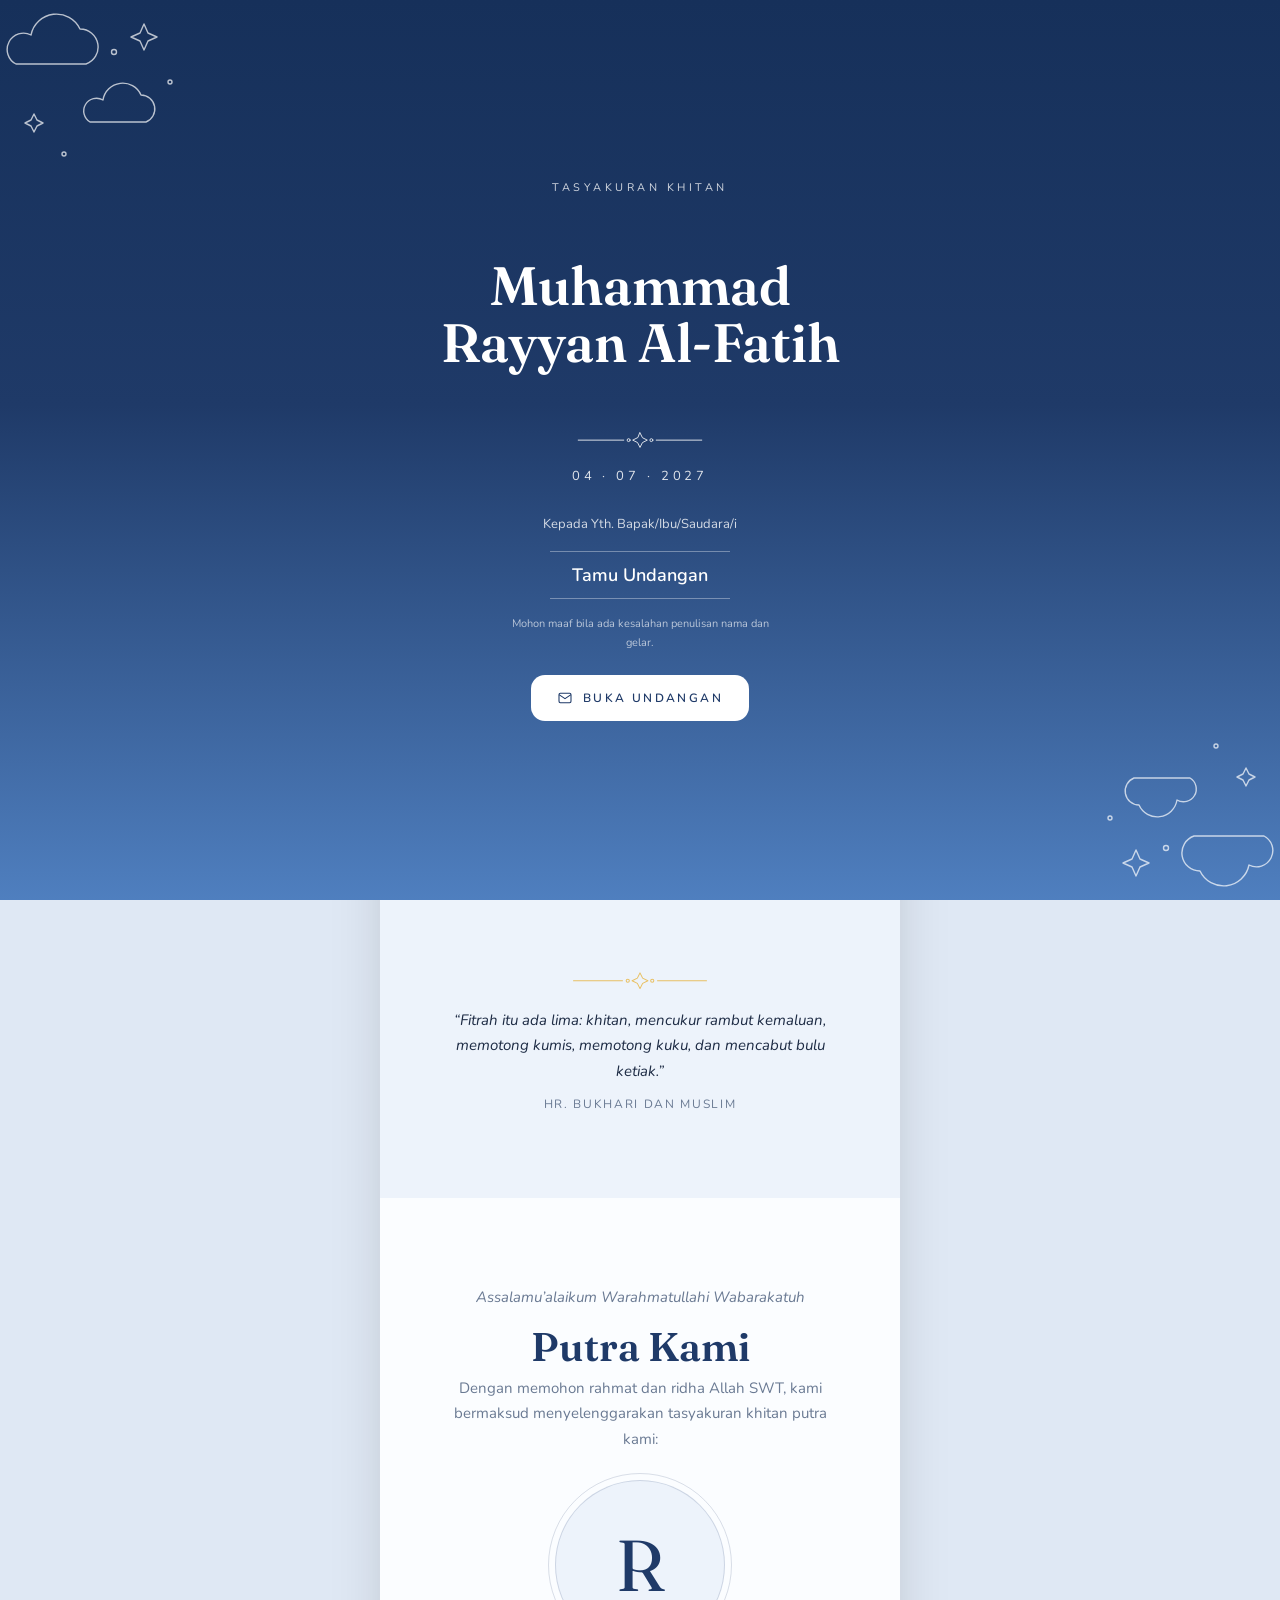
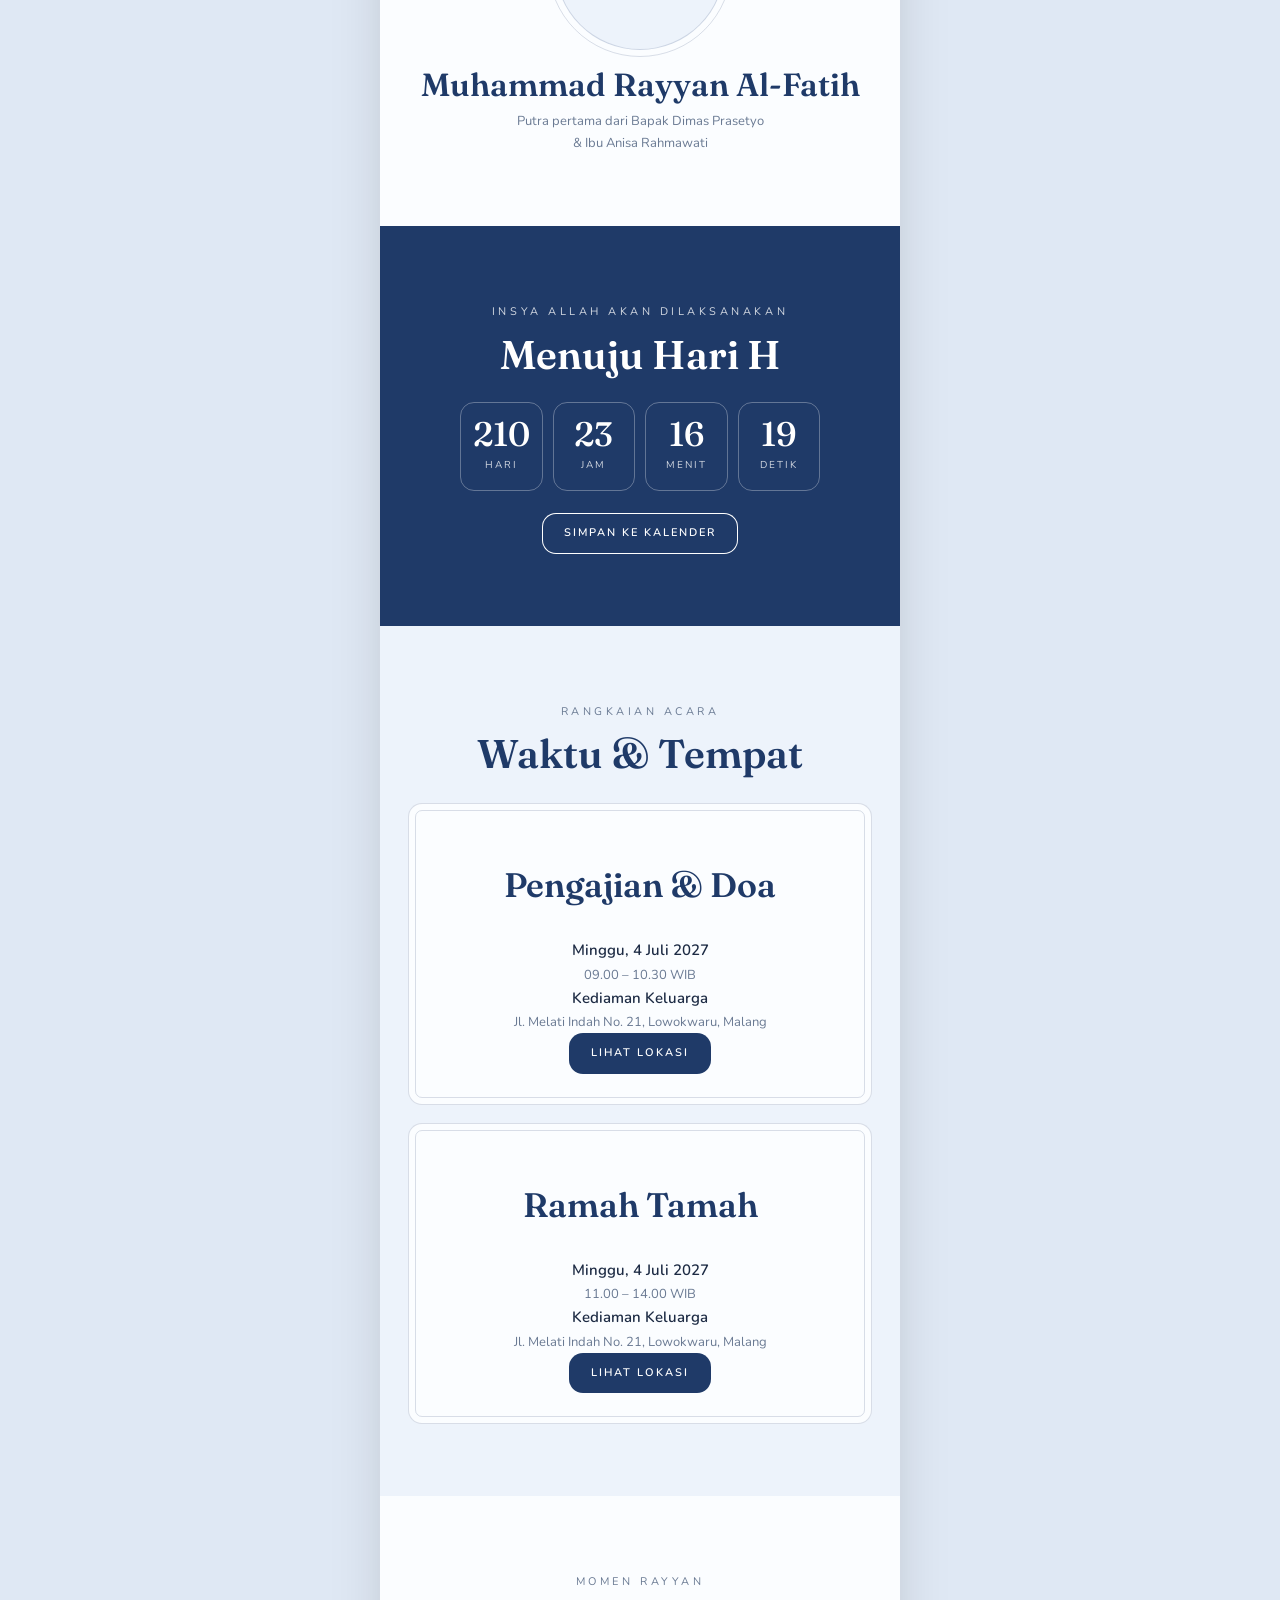
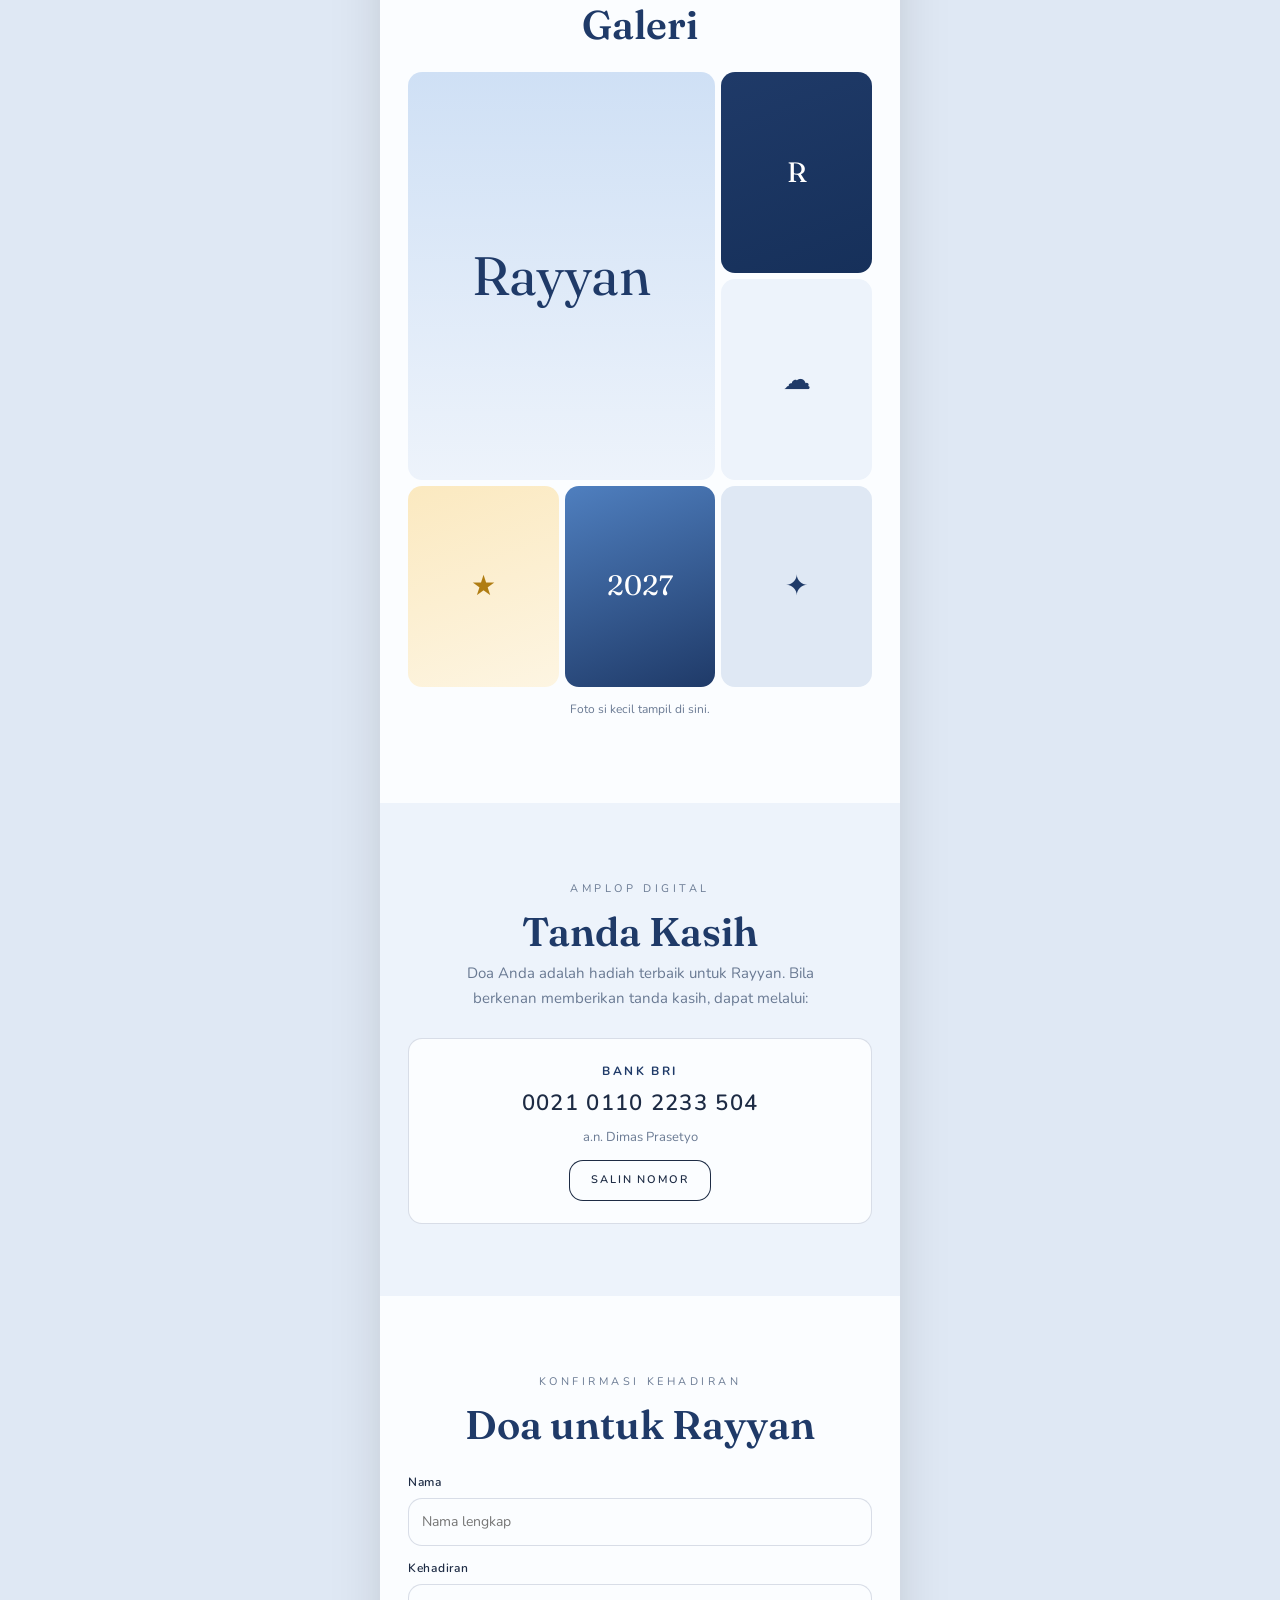
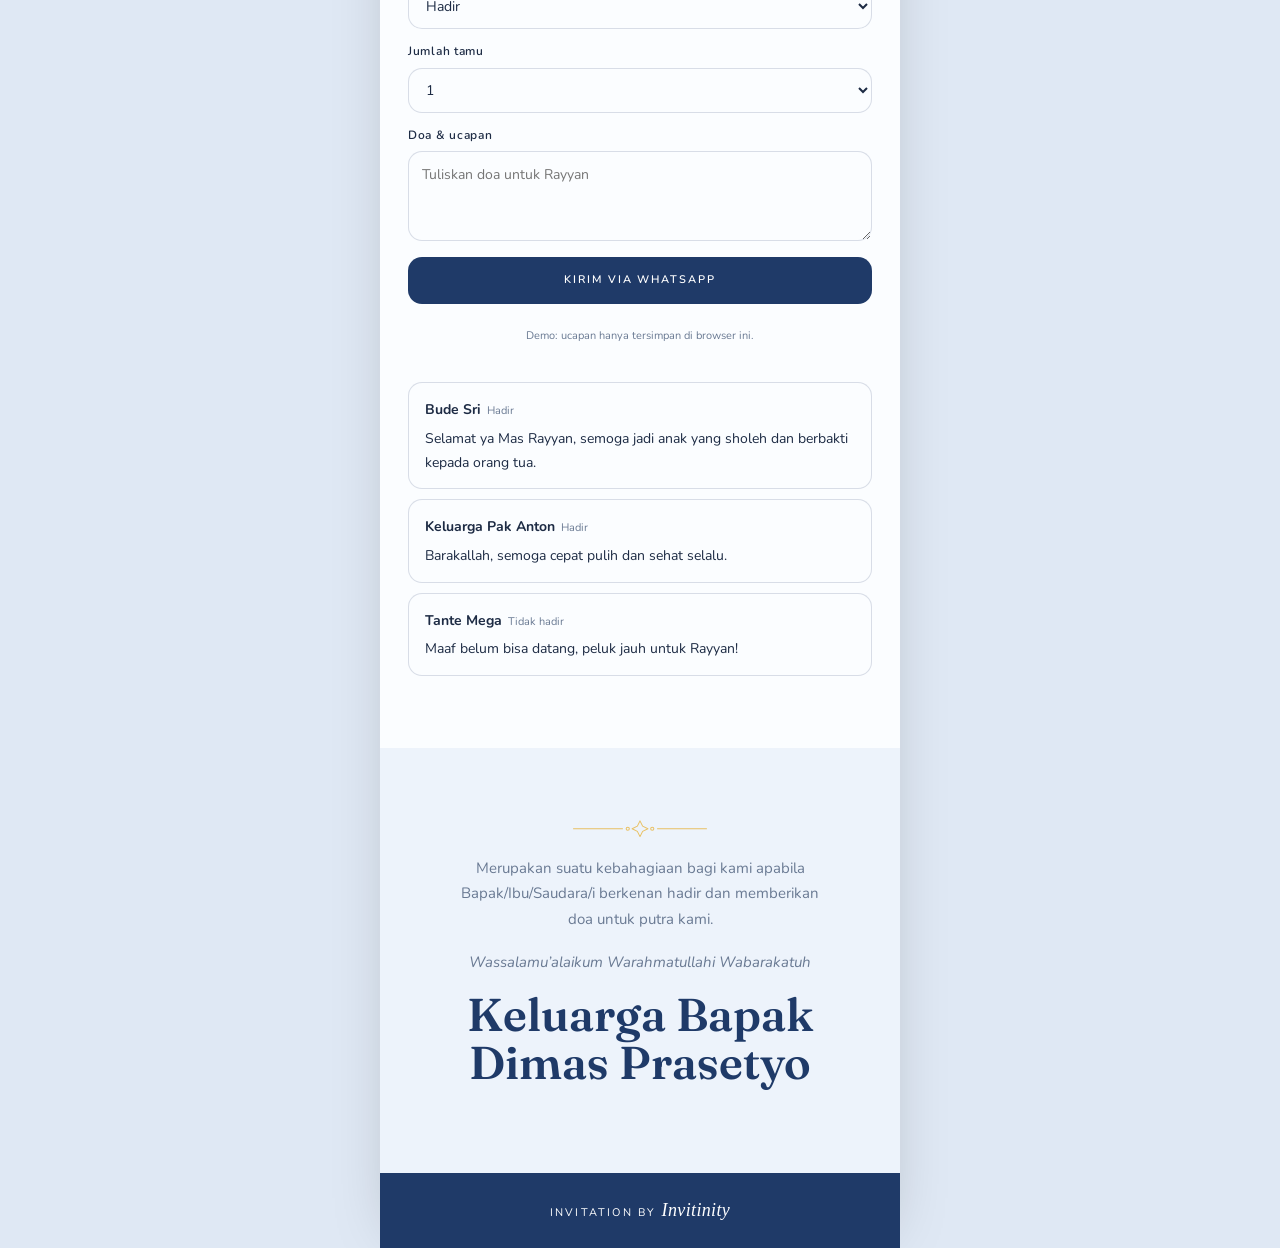
<file: demo/langit-biru/index.html>
<!doctype html>
<html lang="id">
<head>
  <meta charset="utf-8">
  <meta name="viewport" content="width=device-width, initial-scale=1">
  <title>Tasyakuran Khitan Rayyan | Langit Biru · Invitinity</title>
  <meta name="description" content="Demo undangan digital Langit Biru dari Invitinity: tasyakuran khitan dengan nuansa biru langit.">
  <meta name="theme-color" content="#1f3a68">
  <link rel="icon" href="data:image/svg+xml,%3Csvg xmlns='http://www.w3.org/2000/svg' viewBox='0 0 32 32'%3E%3Crect width='32' height='32' rx='6' fill='%23701c45'/%3E%3Ctext x='16' y='23' text-anchor='middle' font-family='Georgia,serif' font-style='italic' font-size='20' fill='%23ffffff'%3EI%3C/text%3E%3C/svg%3E">
  <link rel="preconnect" href="https://fonts.googleapis.com">
  <link rel="preconnect" href="https://fonts.gstatic.com" crossorigin>
  <link rel="stylesheet" href="https://fonts.googleapis.com/css2?family=Fraunces:opsz,wght@9..144,500;9..144,600&family=Nunito:wght@400;600;700&display=swap">
  <link rel="stylesheet" href="../assets/demo.css">
  <style>
    :root {
      --bg: #dfe8f4; --paper: #fbfdff; --tint: #edf3fb; --ink: #1d2b44; --muted: #6a7a93;
      --accent: #1f3a68; --line: rgba(31, 58, 104, .16);
      --cover-bg: linear-gradient(180deg, #16305a 0%, #1f3a68 45%, #4f7fbf 100%);
      --cover-btn: #1f3a68;
      --f-display: "Fraunces", Georgia, serif; --f-body: "Nunito", system-ui, sans-serif;
      --display-weight: 600; --display-style: normal; --radius: 14px;
    }
    .display { letter-spacing: 0; }
    .cover__names { font-size: clamp(40px, 11vw, 54px); }
    .hero__names { font-size: clamp(42px, 12vw, 58px); }
    .hero { background: linear-gradient(180deg, #edf3fb, var(--paper) 60%); }
    .cover .orn--corner, .hero .orn--corner { opacity: .7; }
    .monogram { border-radius: 50%; aspect-ratio: 1; width: 170px; font-size: 72px; }
    .star-gold { color: #e8b84a; }
    .gallery > div:nth-child(1) { --g: linear-gradient(180deg, #cfe0f5, #edf3fb); }
    .gallery > div:nth-child(2) { --g: linear-gradient(160deg, #1f3a68, #16305a); color: #fff; }
    .gallery > div:nth-child(3) { --g: #edf3fb; }
    .gallery > div:nth-child(4) { --g: linear-gradient(160deg, #fbe9c0, #fdf5e2); color: #b07d12; }
    .gallery > div:nth-child(5) { --g: linear-gradient(160deg, #4f7fbf, #1f3a68); color: #fff; }
    .gallery > div:nth-child(6) { --g: #dfe8f4; }
  </style>
</head>
<body>
  <svg width="0" height="0" style="position:absolute" aria-hidden="true">
    <symbol id="sky" viewBox="0 0 200 200" fill="none" stroke="currentColor" stroke-width="1.4" stroke-linecap="round" stroke-linejoin="round">
      <path d="M22 70h70a18 18 0 0 0-6-35 26 26 0 0 0-49 6 15 15 0 0 0-15 29Z"/>
      <path d="M96 128h56a14 14 0 0 0-5-27 20 20 0 0 0-38 5 11 11 0 0 0-13 22Z"/>
      <path d="M150 30l4 9 9 4-9 4-4 9-4-9-9-4 9-4z"/><path d="M40 120l3 6 6 3-6 3-3 6-3-6-6-3 6-3z"/>
      <circle cx="120" cy="58" r="2.5"/><circle cx="176" cy="88" r="2"/><circle cx="70" cy="160" r="2"/>
    </symbol>
    <symbol id="divider" viewBox="0 0 160 20" fill="none" stroke="currentColor" stroke-width="1.2" stroke-linecap="round" stroke-linejoin="round">
      <path d="M4 10h56M100 10h56"/><path d="M80 1l3 6 6 3-6 3-3 6-3-6-6-3 6-3z"/><circle cx="66" cy="10" r="1.8"/><circle cx="94" cy="10" r="1.8"/>
    </symbol>
    <symbol id="i-mail" viewBox="0 0 24 24" fill="none" stroke="currentColor" stroke-width="1.6"><rect x="3" y="5" width="18" height="14" rx="2"/><path d="m3 7 9 6 9-6"/></symbol>
  </svg>

  <!-- COVER -->
  <section class="cover" id="cover">
    <svg class="orn orn--corner orn--tl"><use href="#sky"/></svg>
    <svg class="orn orn--corner orn--br"><use href="#sky"/></svg>
    <div class="cover__inner">
      <span class="kicker">Tasyakuran Khitan</span>
      <h1 class="cover__names display">Muhammad Rayyan Al-Fatih</h1>
      <svg class="orn star-gold" style="width:130px"><use href="#divider"/></svg>
      <span class="cover__date">04 · 07 · 2027</span>
      <span class="cover__to">Kepada Yth. Bapak/Ibu/Saudara/i</span>
      <span class="cover__guest" data-guest="Tamu Undangan">Tamu Undangan</span>
      <span class="cover__note">Mohon maaf bila ada kesalahan penulisan nama dan gelar.</span>
      <button class="btn-open" id="openInvite" type="button"><svg><use href="#i-mail"/></svg> Buka Undangan</button>
    </div>
  </section>

  <main class="invite">
    <!-- HERO -->
    <section class="sec hero">
      <svg class="orn orn--corner orn--tl"><use href="#sky"/></svg>
      <svg class="orn orn--corner orn--br"><use href="#sky"/></svg>
      <div class="hero__inner rv">
        <span class="kicker">Tasyakuran Khitan</span>
        <h2 class="hero__names display">Rayyan</h2>
        <svg class="orn star-gold" style="width:140px"><use href="#divider"/></svg>
        <span class="hero__date">MINGGU · 4 JULI 2027</span>
        <span class="scroll-hint">Gulir ke bawah</span>
      </div>
    </section>

    <!-- HADITH -->
    <section class="sec sec--tint">
      <div class="rv">
        <svg class="orn star-gold" style="width:140px"><use href="#divider"/></svg>
        <p class="verse__text" style="margin-top:18px">“Fitrah itu ada lima: khitan, mencukur rambut kemaluan, memotong kumis, memotong kuku, dan mencabut bulu ketiak.”</p>
        <p class="verse__src">HR. Bukhari dan Muslim</p>
      </div>
    </section>

    <!-- PROFILE -->
    <section class="sec">
      <div class="rv">
        <p class="muted" style="font-style:italic">Assalamu’alaikum Warahmatullahi Wabarakatuh</p>
        <h2 class="sec__title display">Putra Kami</h2>
        <p class="lead muted">Dengan memohon rahmat dan ridha Allah SWT, kami bermaksud menyelenggarakan tasyakuran khitan putra kami:</p>
      </div>
      <div class="people">
        <div class="person rv">
          <div class="monogram">R</div>
          <h3 class="person__name display">Muhammad Rayyan Al-Fatih</h3>
          <p class="person__parents">Putra pertama dari Bapak Dimas Prasetyo<br>&amp; Ibu Anisa Rahmawati</p>
        </div>
      </div>
    </section>

    <!-- COUNTDOWN -->
    <section class="sec sec--accent">
      <div class="rv">
        <span class="kicker">Insya Allah akan dilaksanakan</span>
        <h2 class="sec__title display">Menuju Hari H</h2>
        <div class="countdown" data-countdown="2027-07-04T09:00:00+07:00">
          <div><b>00</b><span>Hari</span></div><div><b>00</b><span>Jam</span></div><div><b>00</b><span>Menit</span></div><div><b>00</b><span>Detik</span></div>
        </div>
        <a class="btn btn--ghost" data-cal="Tasyakuran Khitan Rayyan" data-cal-start="2027-07-04T09:00:00+07:00" data-cal-end="2027-07-04T14:00:00+07:00" data-cal-place="Kediaman Keluarga Dimas Prasetyo, Malang">Simpan ke Kalender</a>
      </div>
    </section>

    <!-- EVENTS -->
    <section class="sec sec--tint">
      <div class="rv">
        <span class="kicker">Rangkaian acara</span>
        <h2 class="sec__title display">Waktu &amp; Tempat</h2>
      </div>
      <div class="events">
        <article class="event rv">
          <h3 class="event__name display">Pengajian &amp; Doa</h3>
          <p class="event__date">Minggu, 4 Juli 2027</p>
          <p class="event__time">09.00 – 10.30 WIB</p>
          <p class="event__place">Kediaman Keluarga</p>
          <p class="event__addr">Jl. Melati Indah No. 21, Lowokwaru, Malang</p>
          <a class="btn" href="https://maps.google.com/?q=Lowokwaru+Malang" target="_blank" rel="noopener">Lihat Lokasi</a>
        </article>
        <article class="event rv">
          <h3 class="event__name display">Ramah Tamah</h3>
          <p class="event__date">Minggu, 4 Juli 2027</p>
          <p class="event__time">11.00 – 14.00 WIB</p>
          <p class="event__place">Kediaman Keluarga</p>
          <p class="event__addr">Jl. Melati Indah No. 21, Lowokwaru, Malang</p>
          <a class="btn" href="https://maps.google.com/?q=Lowokwaru+Malang" target="_blank" rel="noopener">Lihat Lokasi</a>
        </article>
      </div>
    </section>

    <!-- GALLERY -->
    <section class="sec">
      <div class="rv">
        <span class="kicker">Momen Rayyan</span>
        <h2 class="sec__title display">Galeri</h2>
      </div>
      <div class="gallery rv"><div>Rayyan</div><div>R</div><div>☁</div><div>★</div><div>2027</div><div>✦</div></div>
      <p class="gallery__note">Foto si kecil tampil di sini.</p>
    </section>

    <!-- GIFT -->
    <section class="sec sec--tint">
      <div class="rv">
        <span class="kicker">Amplop digital</span>
        <h2 class="sec__title display">Tanda Kasih</h2>
        <p class="lead muted">Doa Anda adalah hadiah terbaik untuk Rayyan. Bila berkenan memberikan tanda kasih, dapat melalui:</p>
      </div>
      <div class="gifts">
        <div class="gift rv"><span class="gift__bank">Bank BRI</span><span class="gift__no">0021 0110 2233 504</span><span class="gift__name">a.n. Dimas Prasetyo</span><button class="btn btn--ghost" type="button" data-copy="002101102233504">Salin Nomor</button></div>
      </div>
    </section>

    <!-- RSVP + WISHES -->
    <section class="sec">
      <div class="rv">
        <span class="kicker">Konfirmasi kehadiran</span>
        <h2 class="sec__title display">Doa untuk Rayyan</h2>
      </div>
      <form class="rsvp rv" id="rsvp" data-host="Keluarga Bapak Dimas" novalidate>
        <label>Nama<input name="name" autocomplete="name" placeholder="Nama lengkap"></label>
        <label>Kehadiran<select name="attend"><option>Hadir</option><option>Tidak hadir</option><option>Masih ragu</option></select></label>
        <label>Jumlah tamu<select name="pax"><option>1</option><option>2</option><option>3</option><option>4</option><option>5</option></select></label>
        <label>Doa &amp; ucapan<textarea name="msg" placeholder="Tuliskan doa untuk Rayyan"></textarea></label>
        <button class="btn" type="submit">Kirim via WhatsApp</button>
        <p class="rsvp__note">Demo: ucapan hanya tersimpan di browser ini.</p>
      </form>
      <div class="wishes" id="wishes">
        <div class="wish"><b>Bude Sri</b><small>Hadir</small><p>Selamat ya Mas Rayyan, semoga jadi anak yang sholeh dan berbakti kepada orang tua.</p></div>
        <div class="wish"><b>Keluarga Pak Anton</b><small>Hadir</small><p>Barakallah, semoga cepat pulih dan sehat selalu.</p></div>
        <div class="wish"><b>Tante Mega</b><small>Tidak hadir</small><p>Maaf belum bisa datang, peluk jauh untuk Rayyan!</p></div>
      </div>
    </section>

    <!-- CLOSING -->
    <section class="sec sec--tint">
      <div class="rv">
        <svg class="orn star-gold" style="width:140px"><use href="#divider"/></svg>
        <p class="lead muted" style="margin-top:18px">Merupakan suatu kebahagiaan bagi kami apabila Bapak/Ibu/Saudara/i berkenan hadir dan memberikan doa untuk putra kami.</p>
        <p class="muted" style="margin-top:18px;font-style:italic">Wassalamu’alaikum Warahmatullahi Wabarakatuh</p>
        <h2 class="closing__names display">Keluarga Bapak Dimas Prasetyo</h2>
      </div>
    </section>
    <footer class="credit">Invitation by <a href="https://invitinity.my.id/">Invitinity</a></footer>
  </main>

  <div class="demo-badge">Demo <b>Langit Biru</b> · <a href="https://invitinity.my.id/">Pesan di Invitinity</a></div>
  <script src="../assets/demo.js"></script>
</body>
</html>
</file>
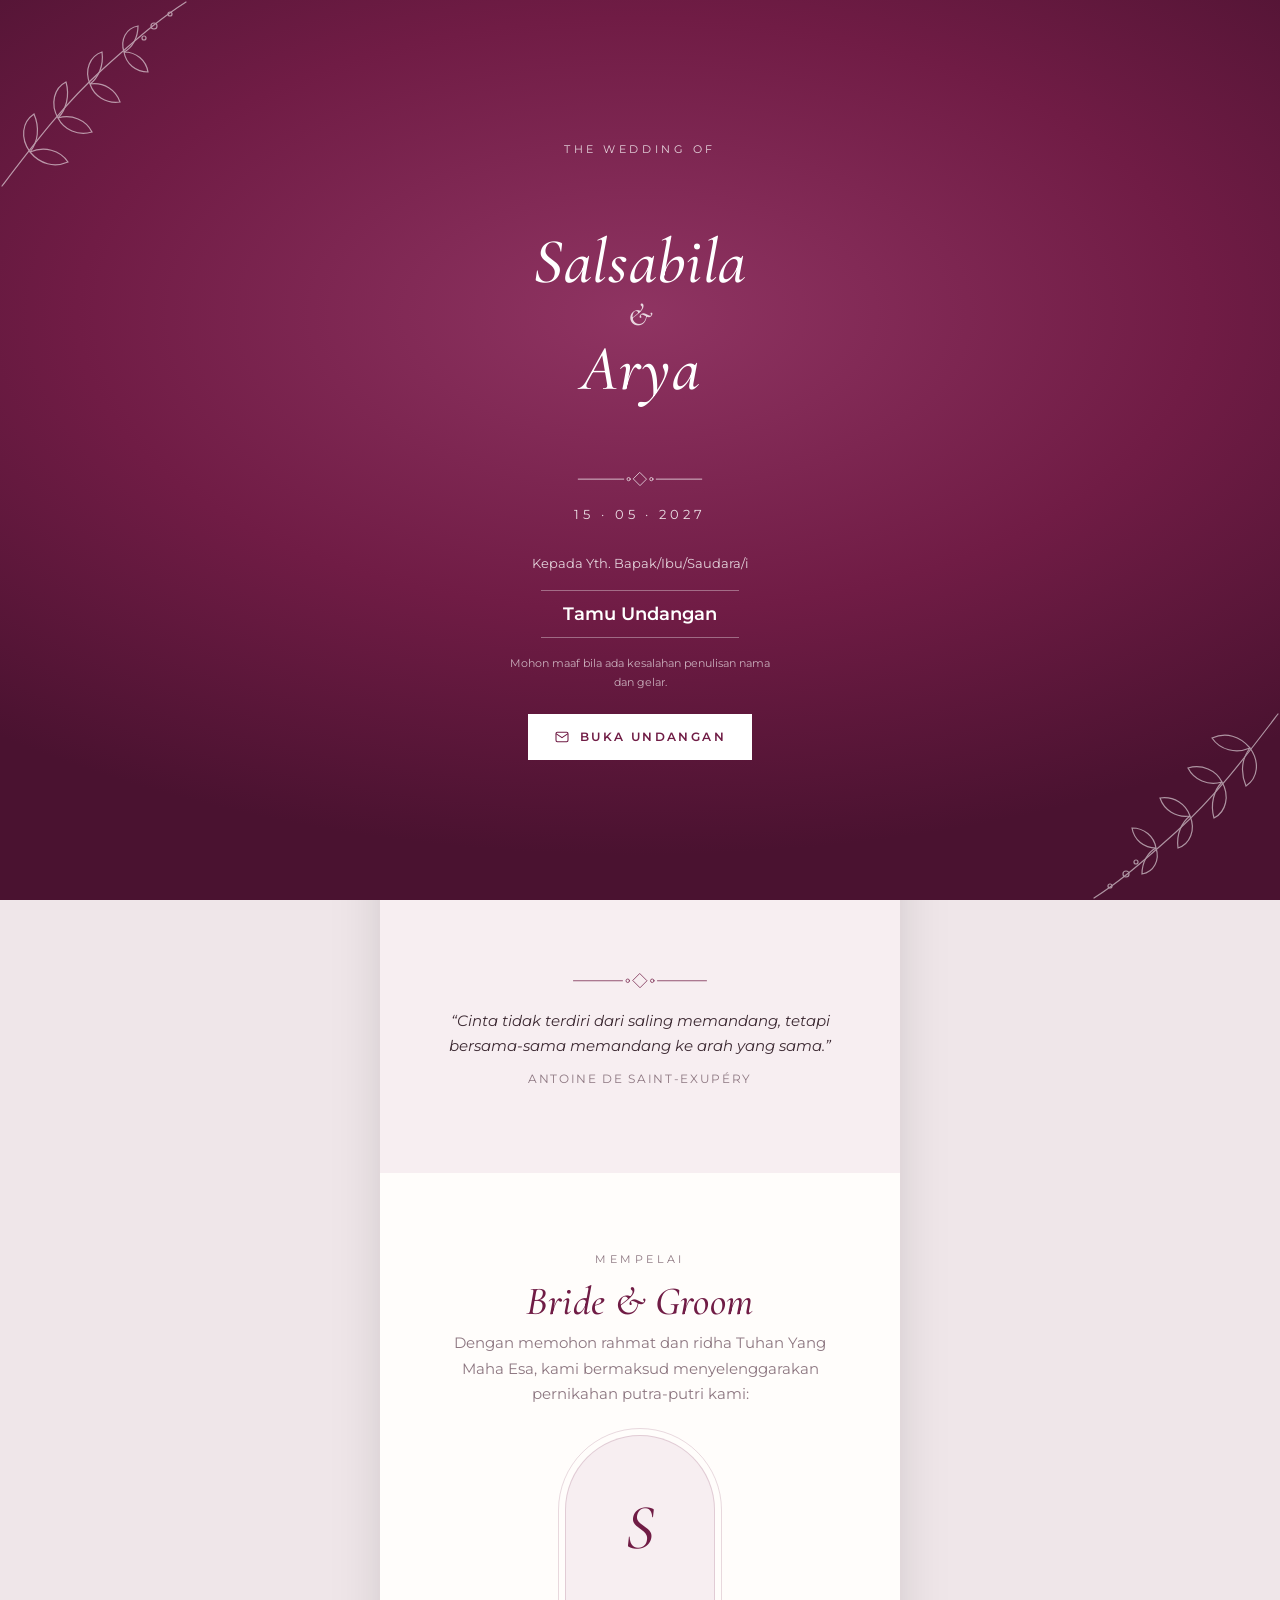
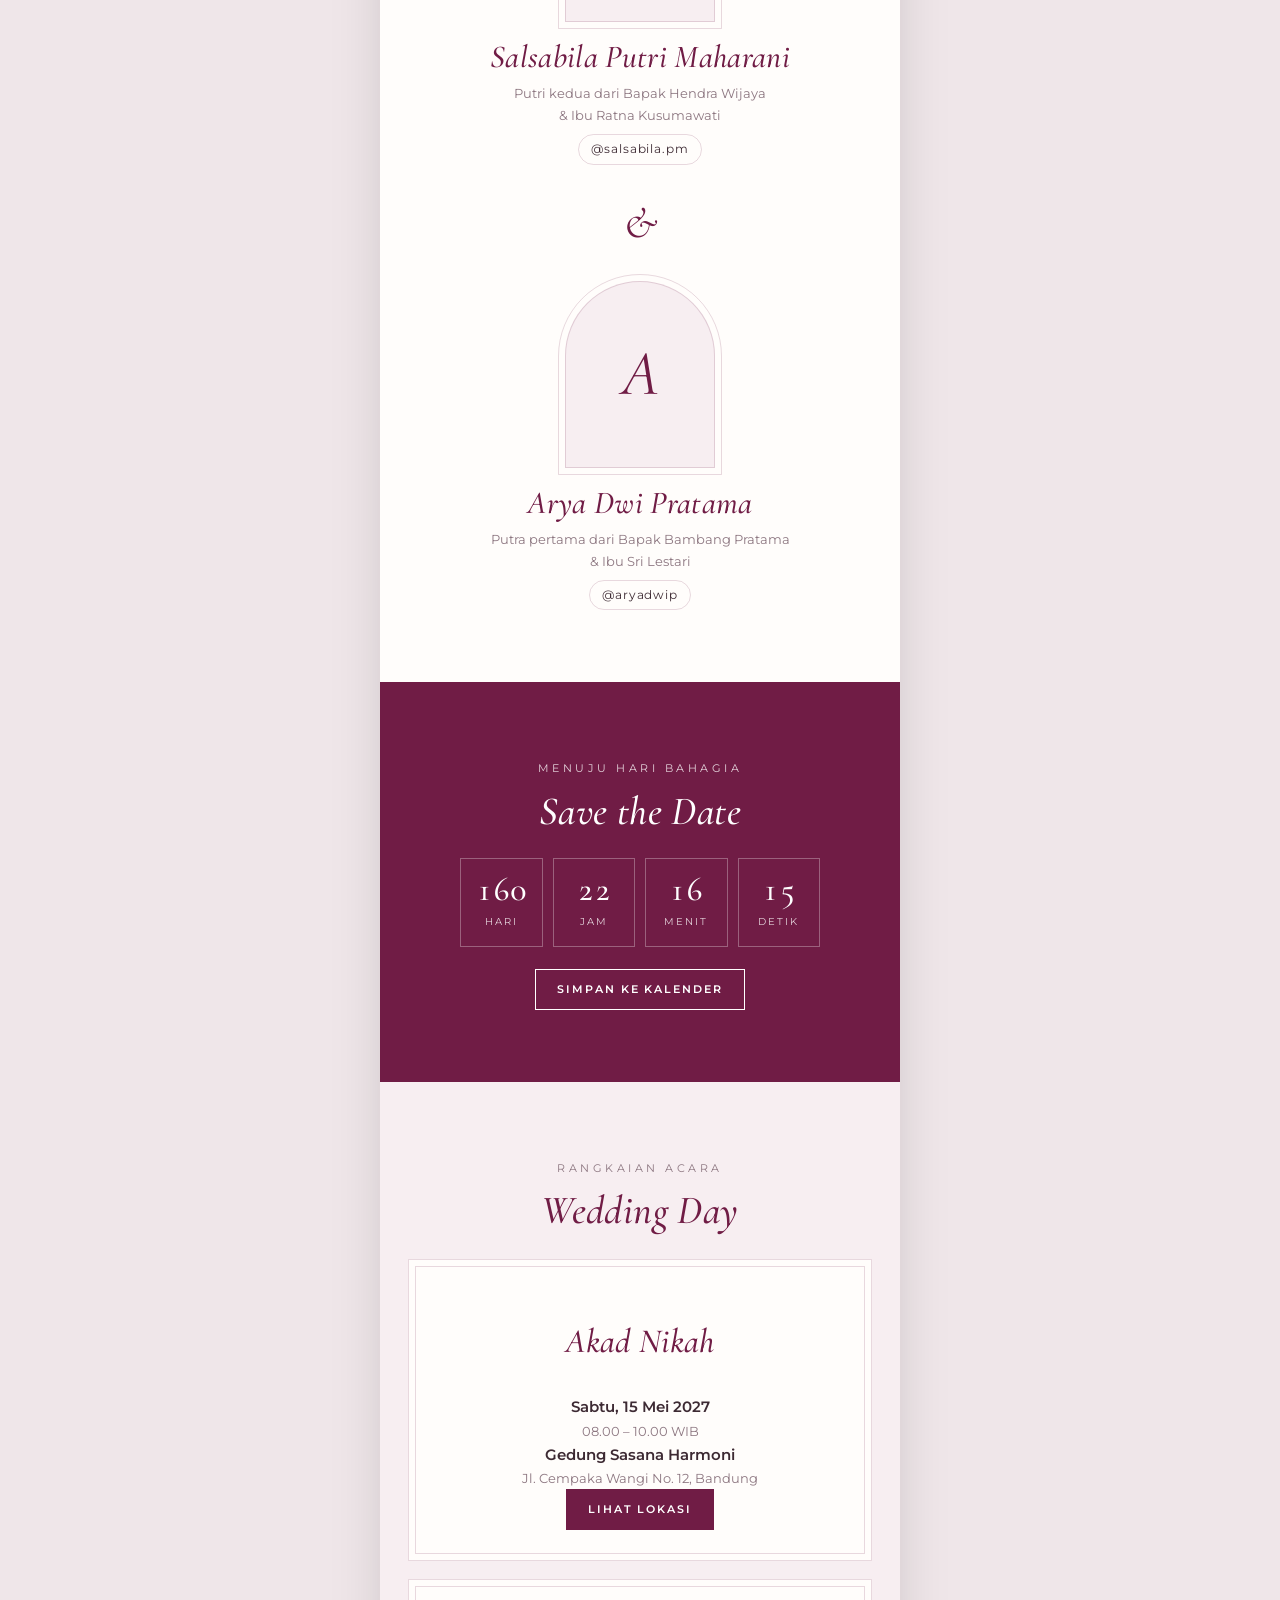
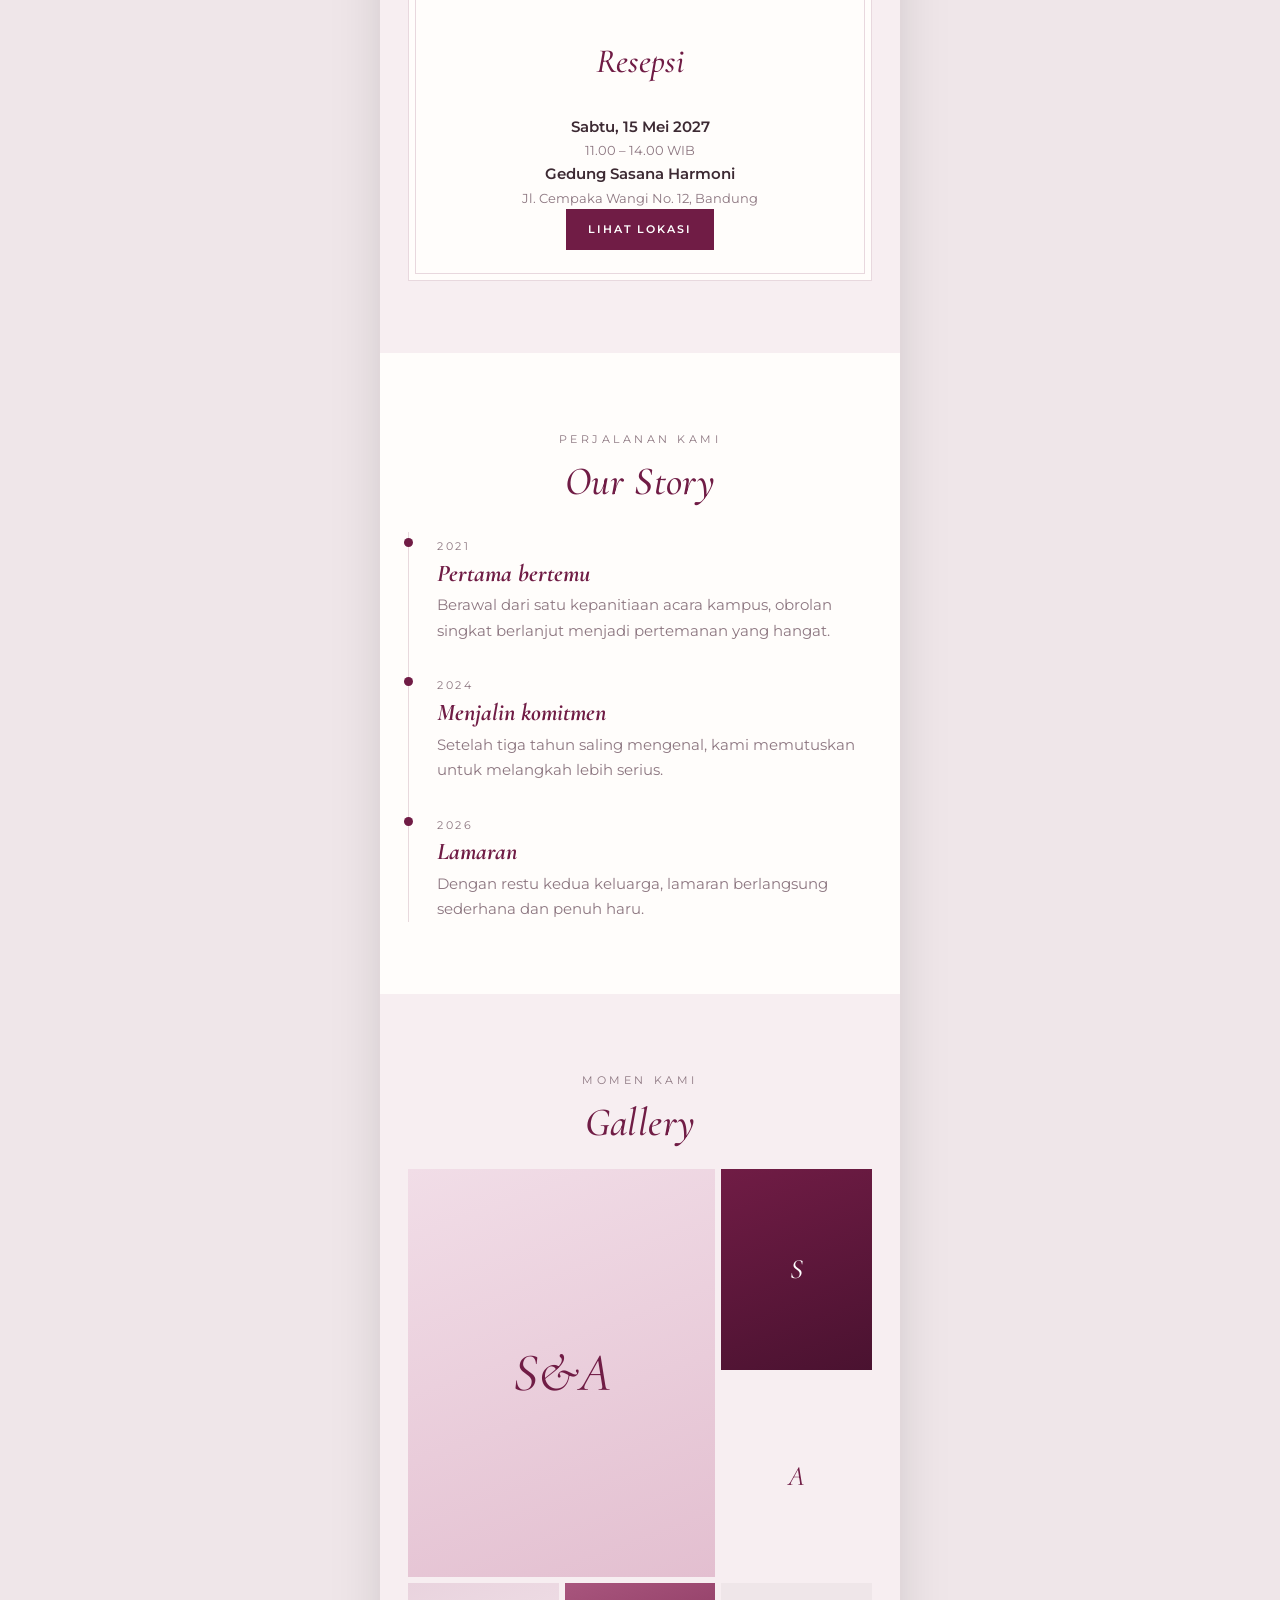
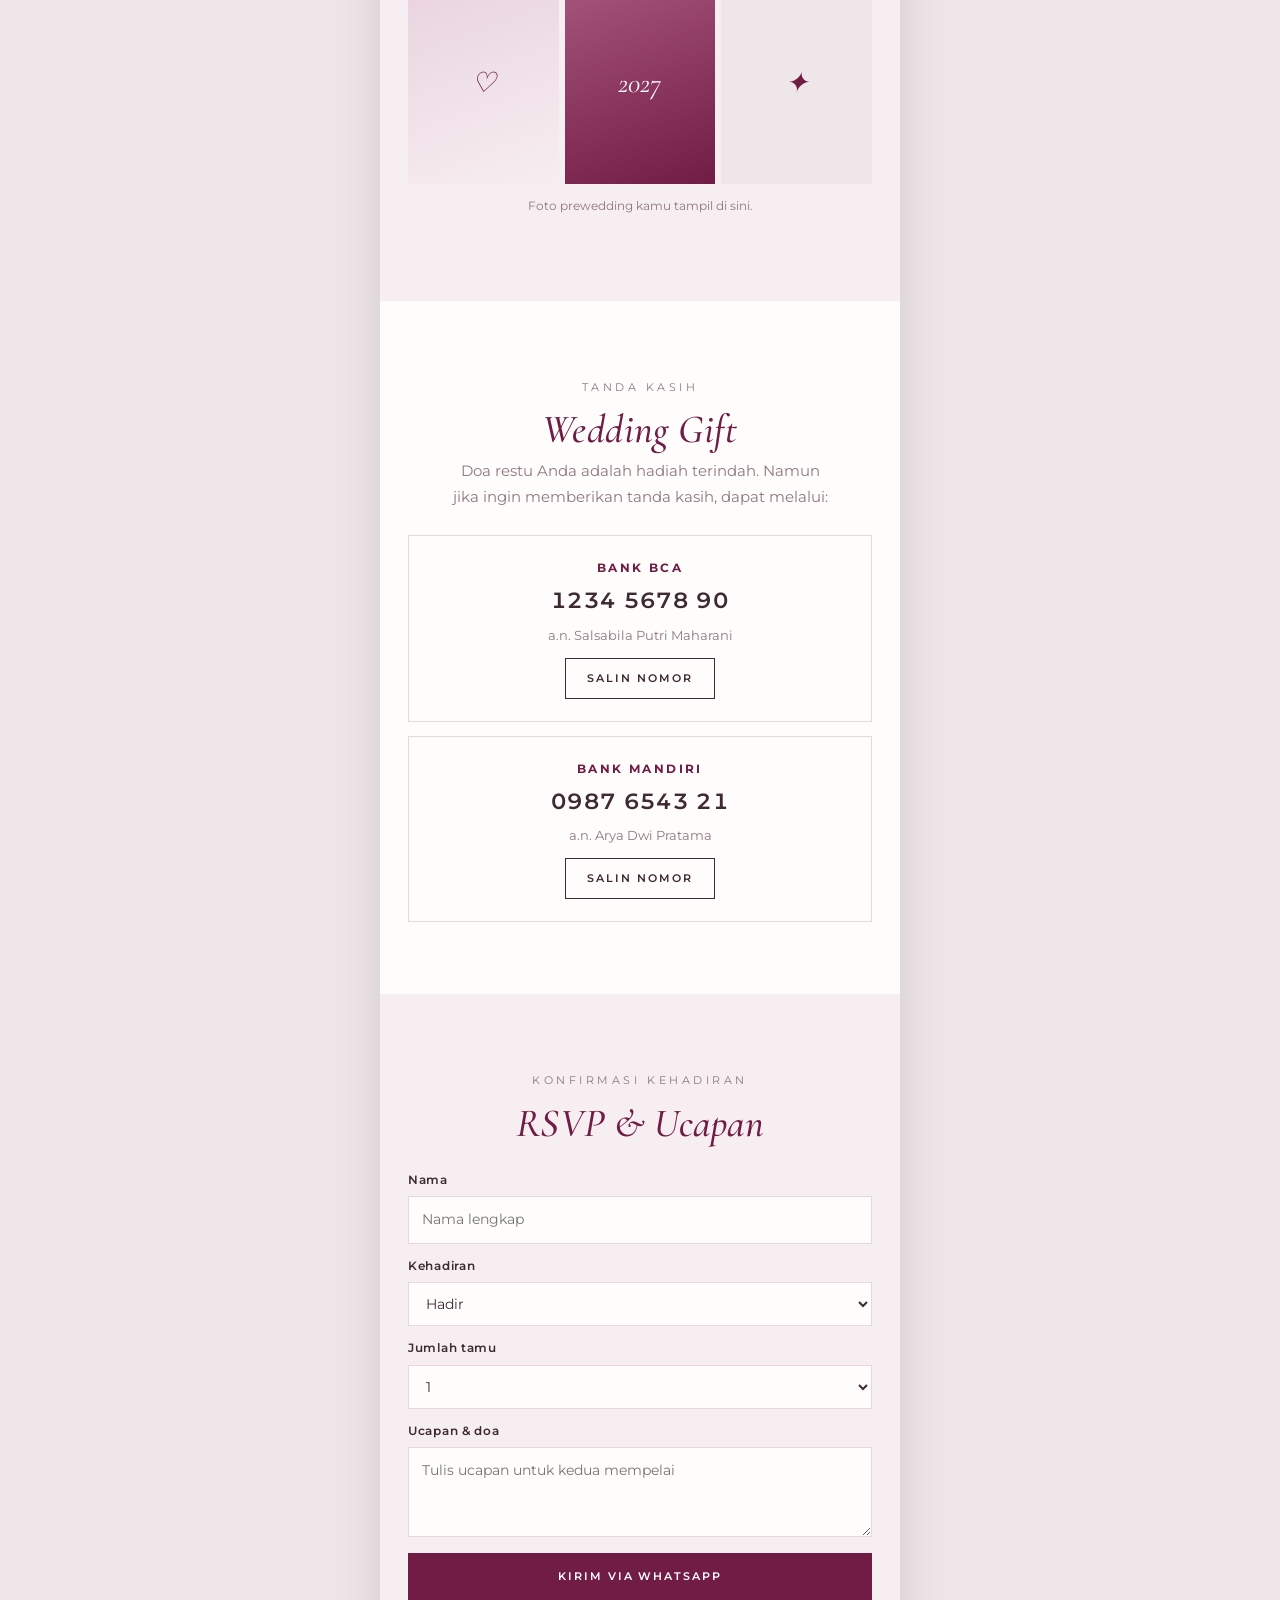
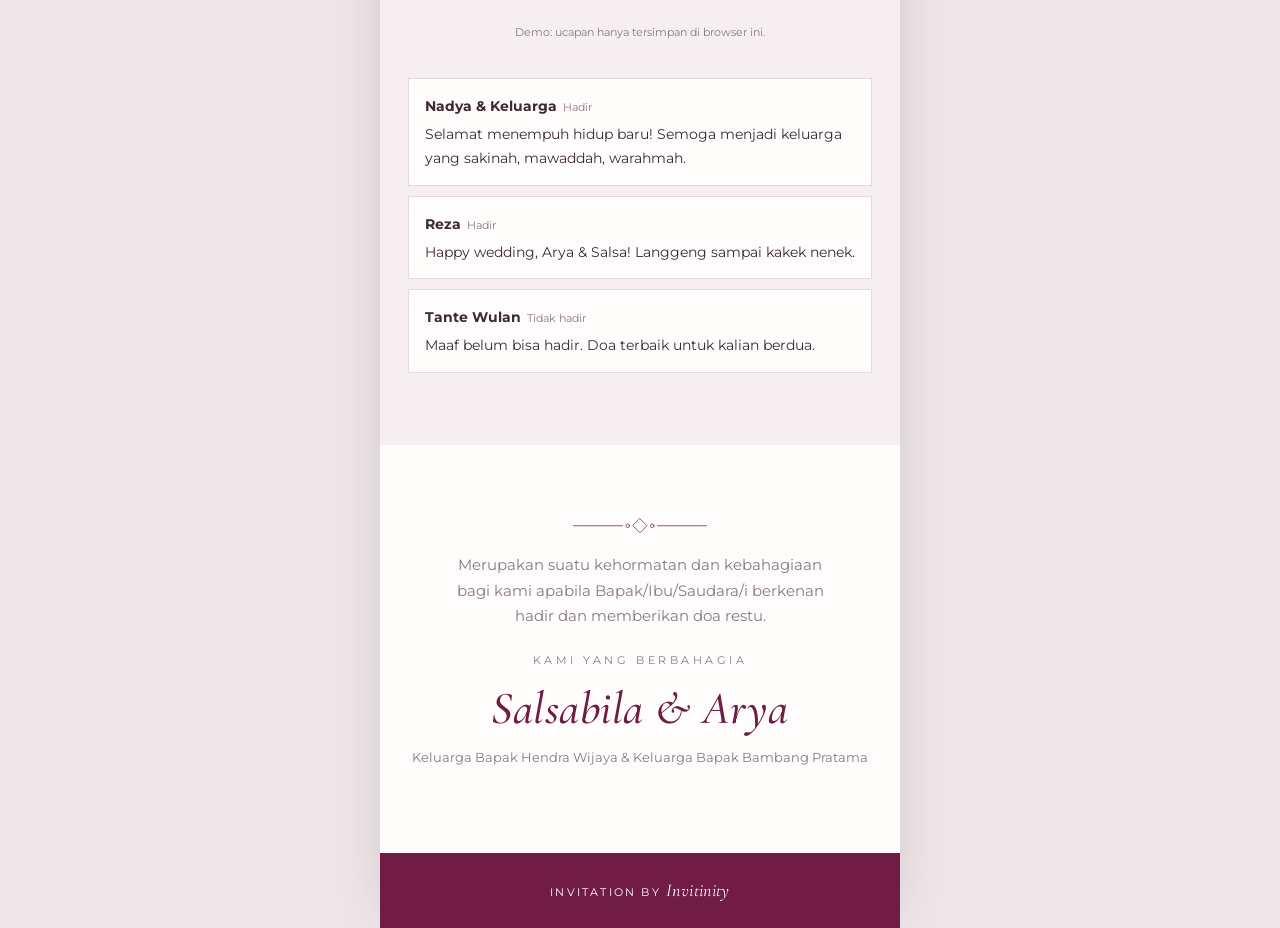
<file: demo/maharani/index.html>
<!doctype html>
<html lang="id">
<head>
  <meta charset="utf-8">
  <meta name="viewport" content="width=device-width, initial-scale=1">
  <title>The Wedding of Salsabila &amp; Arya | Maharani · Invitinity</title>
  <meta name="description" content="Demo undangan digital Maharani dari Invitinity: wedding elegan dengan nuansa plum dan ivory.">
  <meta name="theme-color" content="#701c45">
  <link rel="icon" href="data:image/svg+xml,%3Csvg xmlns='http://www.w3.org/2000/svg' viewBox='0 0 32 32'%3E%3Crect width='32' height='32' rx='6' fill='%23701c45'/%3E%3Ctext x='16' y='23' text-anchor='middle' font-family='Georgia,serif' font-style='italic' font-size='20' fill='%23ffffff'%3EI%3C/text%3E%3C/svg%3E">
  <link rel="preconnect" href="https://fonts.googleapis.com">
  <link rel="preconnect" href="https://fonts.gstatic.com" crossorigin>
  <link rel="stylesheet" href="https://fonts.googleapis.com/css2?family=Cormorant+Garamond:ital,wght@0,500;1,400;1,500&family=Montserrat:wght@400;500;600&display=swap">
  <link rel="stylesheet" href="../assets/demo.css">
  <style>
    :root {
      --bg: #efe6e9; --paper: #fffdfb; --tint: #f7eef1; --ink: #3d2a33; --muted: #8d7781;
      --accent: #701c45; --line: rgba(112, 28, 69, .16);
      --cover-bg: radial-gradient(80% 60% at 50% 35%, #8f3462, #701c45 55%, #4a1230);
      --f-display: "Cormorant Garamond", Georgia, serif; --f-body: "Montserrat", system-ui, sans-serif;
    }
    .hero { background: radial-gradient(70% 50% at 50% 40%, #f7eef1, var(--paper) 70%); }
    .hero__names { font-size: clamp(56px, 16vw, 80px); }
    .gallery > div:nth-child(1) { --g: linear-gradient(160deg, #f1dde7, #e3bfd0); }
    .gallery > div:nth-child(2) { --g: linear-gradient(160deg, #701c45, #4a1230); color: #fff; }
    .gallery > div:nth-child(3) { --g: #f7eef1; }
    .gallery > div:nth-child(4) { --g: linear-gradient(160deg, #e9d3de, #f7eef1); }
    .gallery > div:nth-child(5) { --g: linear-gradient(160deg, #a8557d, #701c45); color: #fff; }
    .gallery > div:nth-child(6) { --g: #efe6e9; }
  </style>
</head>
<body>
  <svg width="0" height="0" style="position:absolute" aria-hidden="true">
    <symbol id="sprig" viewBox="0 0 200 200" fill="none" stroke="currentColor" stroke-width="1.2" stroke-linecap="round">
      <path d="M8 192C40 150 70 110 110 74S170 22 192 8"/>
      <path d="M36 158c-10-14-8-30 4-38 6 14 4 28-4 38Z M36 158c14-6 30-2 38 10-14 6-28 2-38-10Z"/>
      <path d="M64 124c-8-14-4-30 8-36 4 14 0 28-8 36Z M64 124c14-4 28 2 34 14-14 4-28-2-34-14Z"/>
      <path d="M96 90c-6-14 0-28 12-32 2 14-4 26-12 32Z M96 90c14-2 26 6 30 18-14 2-26-6-30-18Z"/>
      <path d="M130 58c-4-12 2-24 14-26 0 12-6 22-14 26Z M130 58c12 0 22 8 24 20-12 0-22-8-24-20Z"/>
      <circle cx="160" cy="32" r="3"/><circle cx="176" cy="20" r="2"/><circle cx="150" cy="44" r="2"/>
    </symbol>
    <symbol id="divider" viewBox="0 0 160 20" fill="none" stroke="currentColor" stroke-width="1" stroke-linecap="round">
      <path d="M4 10h56M100 10h56"/><path d="M80 2l8 8-8 8-8-8z"/><circle cx="66" cy="10" r="2"/><circle cx="94" cy="10" r="2"/>
    </symbol>
    <symbol id="i-mail" viewBox="0 0 24 24" fill="none" stroke="currentColor" stroke-width="1.6"><rect x="3" y="5" width="18" height="14" rx="2"/><path d="m3 7 9 6 9-6"/></symbol>
  </svg>

  <!-- COVER -->
  <section class="cover" id="cover">
    <svg class="orn orn--corner orn--tl"><use href="#sprig"/></svg>
    <svg class="orn orn--corner orn--br"><use href="#sprig"/></svg>
    <div class="cover__inner">
      <span class="kicker">The Wedding of</span>
      <h1 class="cover__names display">Salsabila<span class="amp">&amp;</span>Arya</h1>
      <svg class="orn" style="width:130px"><use href="#divider"/></svg>
      <span class="cover__date">15 · 05 · 2027</span>
      <span class="cover__to">Kepada Yth. Bapak/Ibu/Saudara/i</span>
      <span class="cover__guest" data-guest="Tamu Undangan">Tamu Undangan</span>
      <span class="cover__note">Mohon maaf bila ada kesalahan penulisan nama dan gelar.</span>
      <button class="btn-open" id="openInvite" type="button"><svg><use href="#i-mail"/></svg> Buka Undangan</button>
    </div>
  </section>

  <main class="invite">
    <!-- HERO -->
    <section class="sec hero">
      <svg class="orn orn--corner orn--tl"><use href="#sprig"/></svg>
      <svg class="orn orn--corner orn--br"><use href="#sprig"/></svg>
      <div class="hero__inner rv">
        <span class="kicker">Kami yang berbahagia</span>
        <h2 class="hero__names display">Salsabila<span class="amp">&amp;</span>Arya</h2>
        <svg class="orn" style="width:140px"><use href="#divider"/></svg>
        <span class="hero__date">SABTU · 15 MEI 2027</span>
        <span class="scroll-hint">Gulir ke bawah</span>
      </div>
    </section>

    <!-- QUOTE -->
    <section class="sec sec--tint">
      <div class="rv">
        <svg class="orn" style="width:140px"><use href="#divider"/></svg>
        <p class="verse__text" style="margin-top:18px">“Cinta tidak terdiri dari saling memandang, tetapi bersama-sama memandang ke arah yang sama.”</p>
        <p class="verse__src">Antoine de Saint-Exupéry</p>
      </div>
    </section>

    <!-- COUPLE -->
    <section class="sec">
      <div class="rv">
        <span class="kicker">Mempelai</span>
        <h2 class="sec__title display">Bride &amp; Groom</h2>
        <p class="lead muted">Dengan memohon rahmat dan ridha Tuhan Yang Maha Esa, kami bermaksud menyelenggarakan pernikahan putra-putri kami:</p>
      </div>
      <div class="people">
        <div class="person rv">
          <div class="monogram">S</div>
          <h3 class="person__name display">Salsabila Putri Maharani</h3>
          <p class="person__parents">Putri kedua dari Bapak Hendra Wijaya<br>&amp; Ibu Ratna Kusumawati</p>
          <a class="person__ig" href="#" onclick="return false">@salsabila.pm</a>
        </div>
        <div class="people__amp rv">&amp;</div>
        <div class="person rv">
          <div class="monogram">A</div>
          <h3 class="person__name display">Arya Dwi Pratama</h3>
          <p class="person__parents">Putra pertama dari Bapak Bambang Pratama<br>&amp; Ibu Sri Lestari</p>
          <a class="person__ig" href="#" onclick="return false">@aryadwip</a>
        </div>
      </div>
    </section>

    <!-- COUNTDOWN -->
    <section class="sec sec--accent">
      <div class="rv">
        <span class="kicker">Menuju hari bahagia</span>
        <h2 class="sec__title display">Save the Date</h2>
        <div class="countdown" data-countdown="2027-05-15T08:00:00+07:00">
          <div><b>00</b><span>Hari</span></div><div><b>00</b><span>Jam</span></div><div><b>00</b><span>Menit</span></div><div><b>00</b><span>Detik</span></div>
        </div>
        <a class="btn btn--ghost" data-cal="Pernikahan Salsabila & Arya" data-cal-start="2027-05-15T08:00:00+07:00" data-cal-end="2027-05-15T14:00:00+07:00" data-cal-place="Gedung Sasana Harmoni, Bandung">Simpan ke Kalender</a>
      </div>
    </section>

    <!-- EVENTS -->
    <section class="sec sec--tint">
      <div class="rv">
        <span class="kicker">Rangkaian acara</span>
        <h2 class="sec__title display">Wedding Day</h2>
      </div>
      <div class="events">
        <article class="event rv">
          <h3 class="event__name display">Akad Nikah</h3>
          <p class="event__date">Sabtu, 15 Mei 2027</p>
          <p class="event__time">08.00 – 10.00 WIB</p>
          <p class="event__place">Gedung Sasana Harmoni</p>
          <p class="event__addr">Jl. Cempaka Wangi No. 12, Bandung</p>
          <a class="btn" href="https://maps.google.com/?q=Bandung" target="_blank" rel="noopener">Lihat Lokasi</a>
        </article>
        <article class="event rv">
          <h3 class="event__name display">Resepsi</h3>
          <p class="event__date">Sabtu, 15 Mei 2027</p>
          <p class="event__time">11.00 – 14.00 WIB</p>
          <p class="event__place">Gedung Sasana Harmoni</p>
          <p class="event__addr">Jl. Cempaka Wangi No. 12, Bandung</p>
          <a class="btn" href="https://maps.google.com/?q=Bandung" target="_blank" rel="noopener">Lihat Lokasi</a>
        </article>
      </div>
    </section>

    <!-- STORY -->
    <section class="sec">
      <div class="rv">
        <span class="kicker">Perjalanan kami</span>
        <h2 class="sec__title display">Our Story</h2>
      </div>
      <div class="story">
        <div class="story__item rv"><span class="story__year">2021</span><h3 class="story__title">Pertama bertemu</h3><p class="muted">Berawal dari satu kepanitiaan acara kampus, obrolan singkat berlanjut menjadi pertemanan yang hangat.</p></div>
        <div class="story__item rv"><span class="story__year">2024</span><h3 class="story__title">Menjalin komitmen</h3><p class="muted">Setelah tiga tahun saling mengenal, kami memutuskan untuk melangkah lebih serius.</p></div>
        <div class="story__item rv"><span class="story__year">2026</span><h3 class="story__title">Lamaran</h3><p class="muted">Dengan restu kedua keluarga, lamaran berlangsung sederhana dan penuh haru.</p></div>
      </div>
    </section>

    <!-- GALLERY -->
    <section class="sec sec--tint">
      <div class="rv">
        <span class="kicker">Momen kami</span>
        <h2 class="sec__title display">Gallery</h2>
      </div>
      <div class="gallery rv"><div>S&amp;A</div><div>S</div><div>A</div><div>♡</div><div>2027</div><div>✦</div></div>
      <p class="gallery__note">Foto prewedding kamu tampil di sini.</p>
    </section>

    <!-- GIFT -->
    <section class="sec">
      <div class="rv">
        <span class="kicker">Tanda kasih</span>
        <h2 class="sec__title display">Wedding Gift</h2>
        <p class="lead muted">Doa restu Anda adalah hadiah terindah. Namun jika ingin memberikan tanda kasih, dapat melalui:</p>
      </div>
      <div class="gifts">
        <div class="gift rv"><span class="gift__bank">Bank BCA</span><span class="gift__no">1234 5678 90</span><span class="gift__name">a.n. Salsabila Putri Maharani</span><button class="btn btn--ghost" type="button" data-copy="1234567890">Salin Nomor</button></div>
        <div class="gift rv"><span class="gift__bank">Bank Mandiri</span><span class="gift__no">0987 6543 21</span><span class="gift__name">a.n. Arya Dwi Pratama</span><button class="btn btn--ghost" type="button" data-copy="0987654321">Salin Nomor</button></div>
      </div>
    </section>

    <!-- RSVP + WISHES -->
    <section class="sec sec--tint">
      <div class="rv">
        <span class="kicker">Konfirmasi kehadiran</span>
        <h2 class="sec__title display">RSVP &amp; Ucapan</h2>
      </div>
      <form class="rsvp rv" id="rsvp" data-host="Salsabila & Arya" novalidate>
        <label>Nama<input name="name" autocomplete="name" placeholder="Nama lengkap"></label>
        <label>Kehadiran<select name="attend"><option>Hadir</option><option>Tidak hadir</option><option>Masih ragu</option></select></label>
        <label>Jumlah tamu<select name="pax"><option>1</option><option>2</option><option>3</option><option>4</option></select></label>
        <label>Ucapan &amp; doa<textarea name="msg" placeholder="Tulis ucapan untuk kedua mempelai"></textarea></label>
        <button class="btn" type="submit">Kirim via WhatsApp</button>
        <p class="rsvp__note">Demo: ucapan hanya tersimpan di browser ini.</p>
      </form>
      <div class="wishes" id="wishes">
        <div class="wish"><b>Nadya &amp; Keluarga</b><small>Hadir</small><p>Selamat menempuh hidup baru! Semoga menjadi keluarga yang sakinah, mawaddah, warahmah.</p></div>
        <div class="wish"><b>Reza</b><small>Hadir</small><p>Happy wedding, Arya &amp; Salsa! Langgeng sampai kakek nenek.</p></div>
        <div class="wish"><b>Tante Wulan</b><small>Tidak hadir</small><p>Maaf belum bisa hadir. Doa terbaik untuk kalian berdua.</p></div>
      </div>
    </section>

    <!-- CLOSING -->
    <section class="sec">
      <div class="rv">
        <svg class="orn" style="width:140px"><use href="#divider"/></svg>
        <p class="lead muted" style="margin-top:18px">Merupakan suatu kehormatan dan kebahagiaan bagi kami apabila Bapak/Ibu/Saudara/i berkenan hadir dan memberikan doa restu.</p>
        <p class="kicker" style="margin-top:22px">Kami yang berbahagia</p>
        <h2 class="closing__names display">Salsabila &amp; Arya</h2>
        <p class="muted" style="font-size:13px">Keluarga Bapak Hendra Wijaya &amp; Keluarga Bapak Bambang Pratama</p>
      </div>
    </section>
    <footer class="credit">Invitation by <a href="https://invitinity.my.id/">Invitinity</a></footer>
  </main>

  <div class="demo-badge">Demo <b>Maharani</b> · <a href="https://invitinity.my.id/">Pesan di Invitinity</a></div>
  <script src="../assets/demo.js"></script>
</body>
</html>
</file>
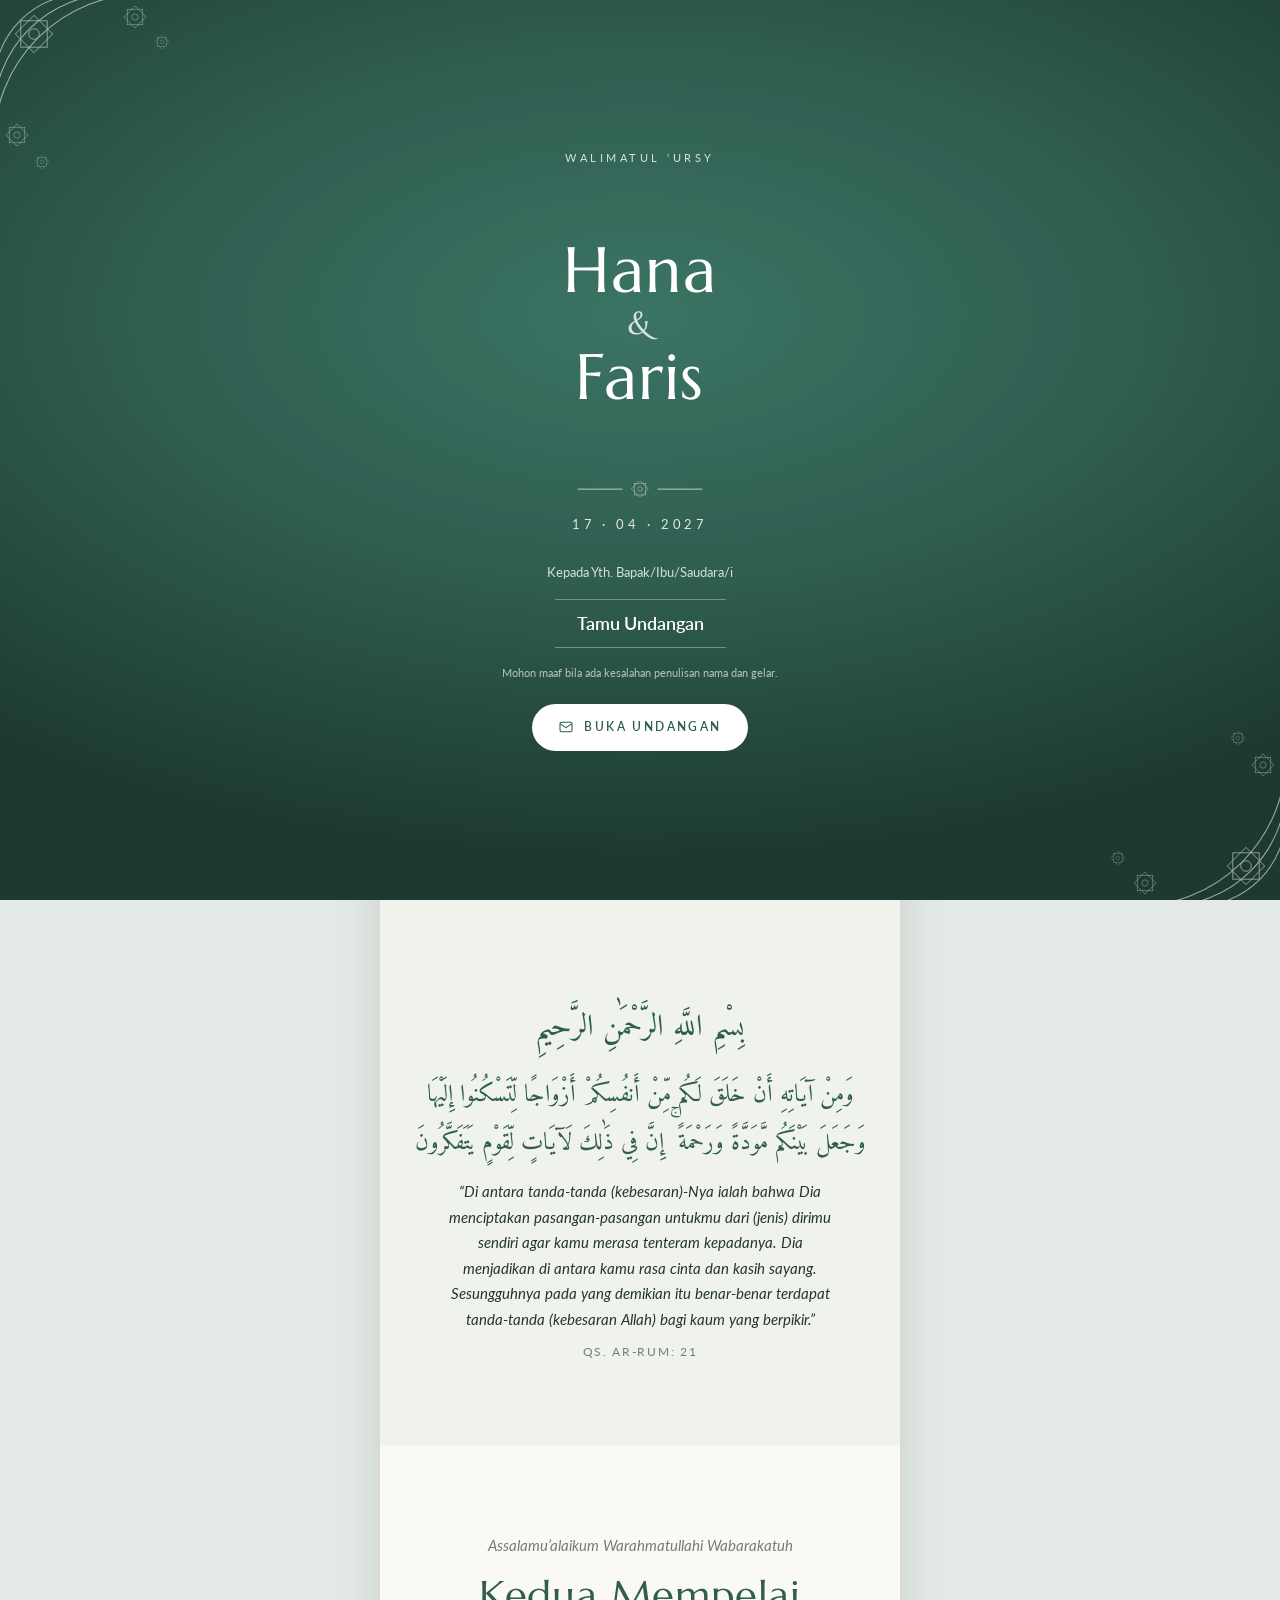
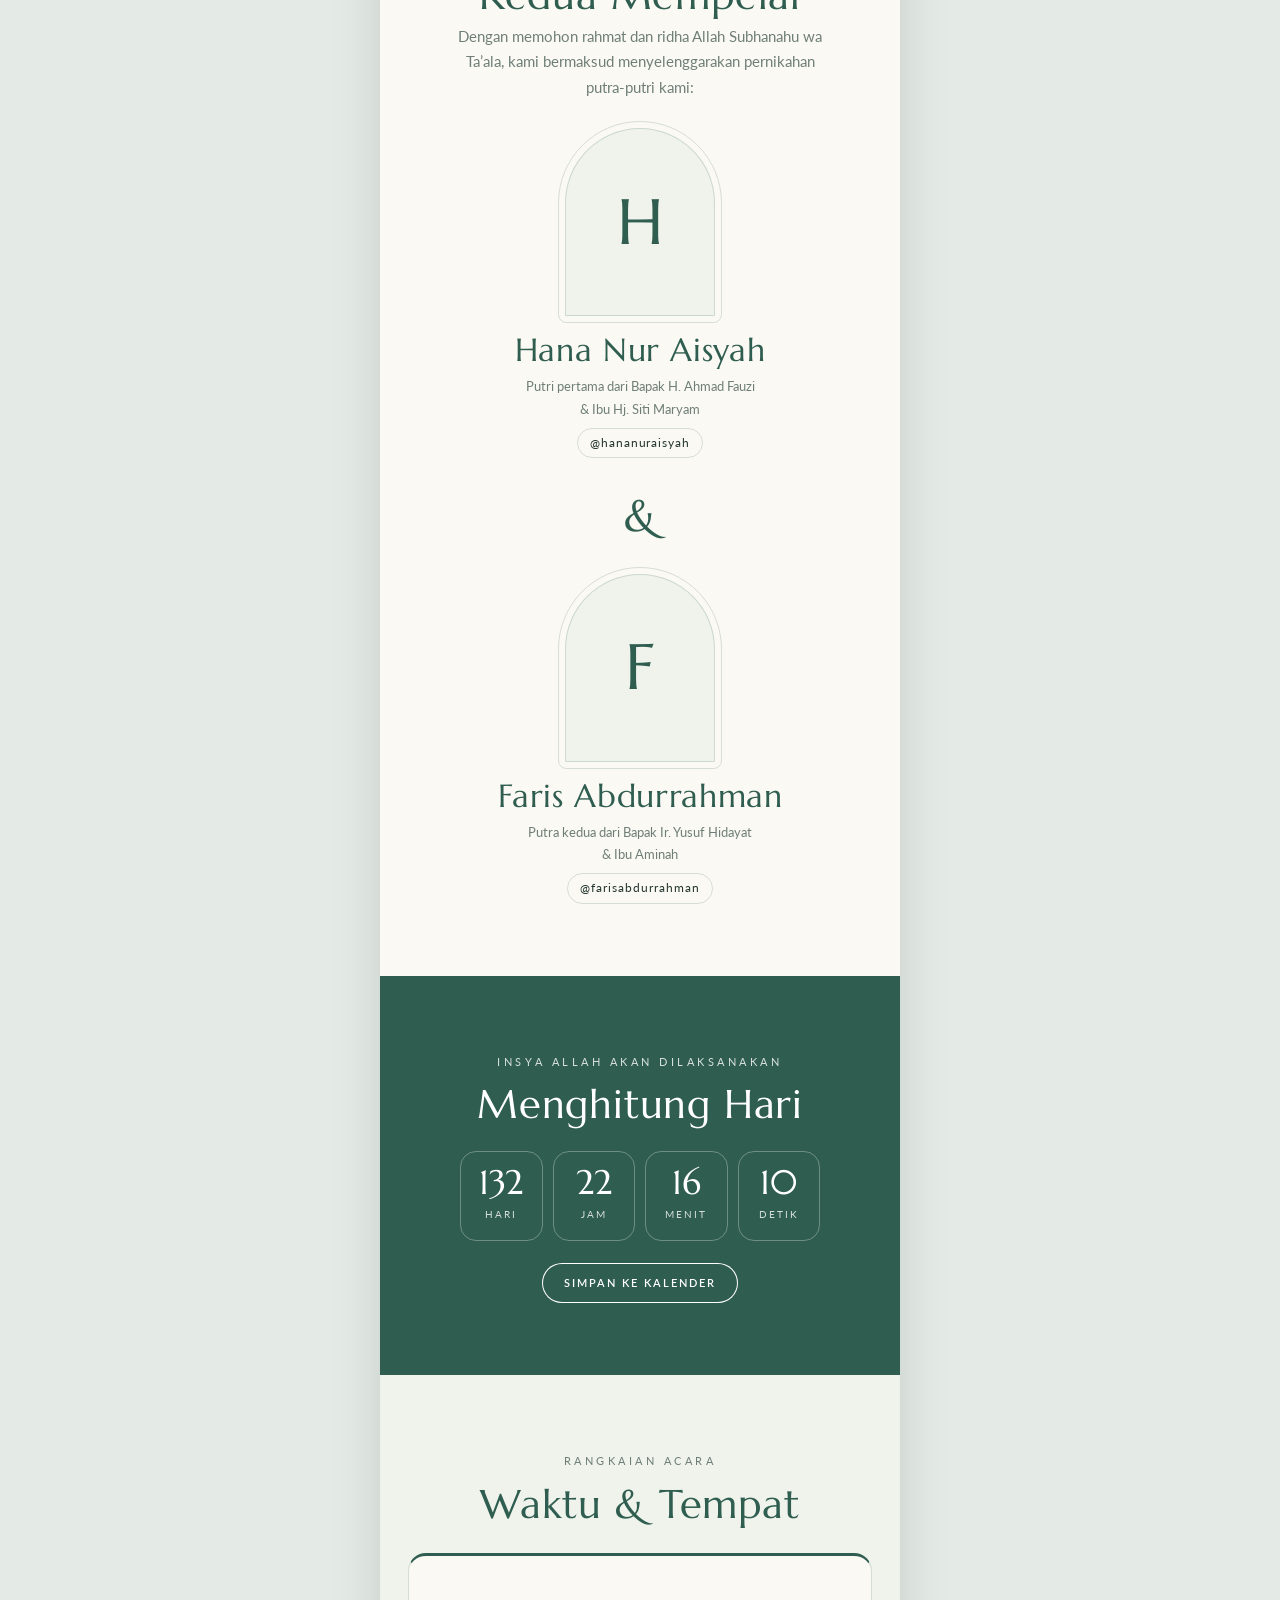
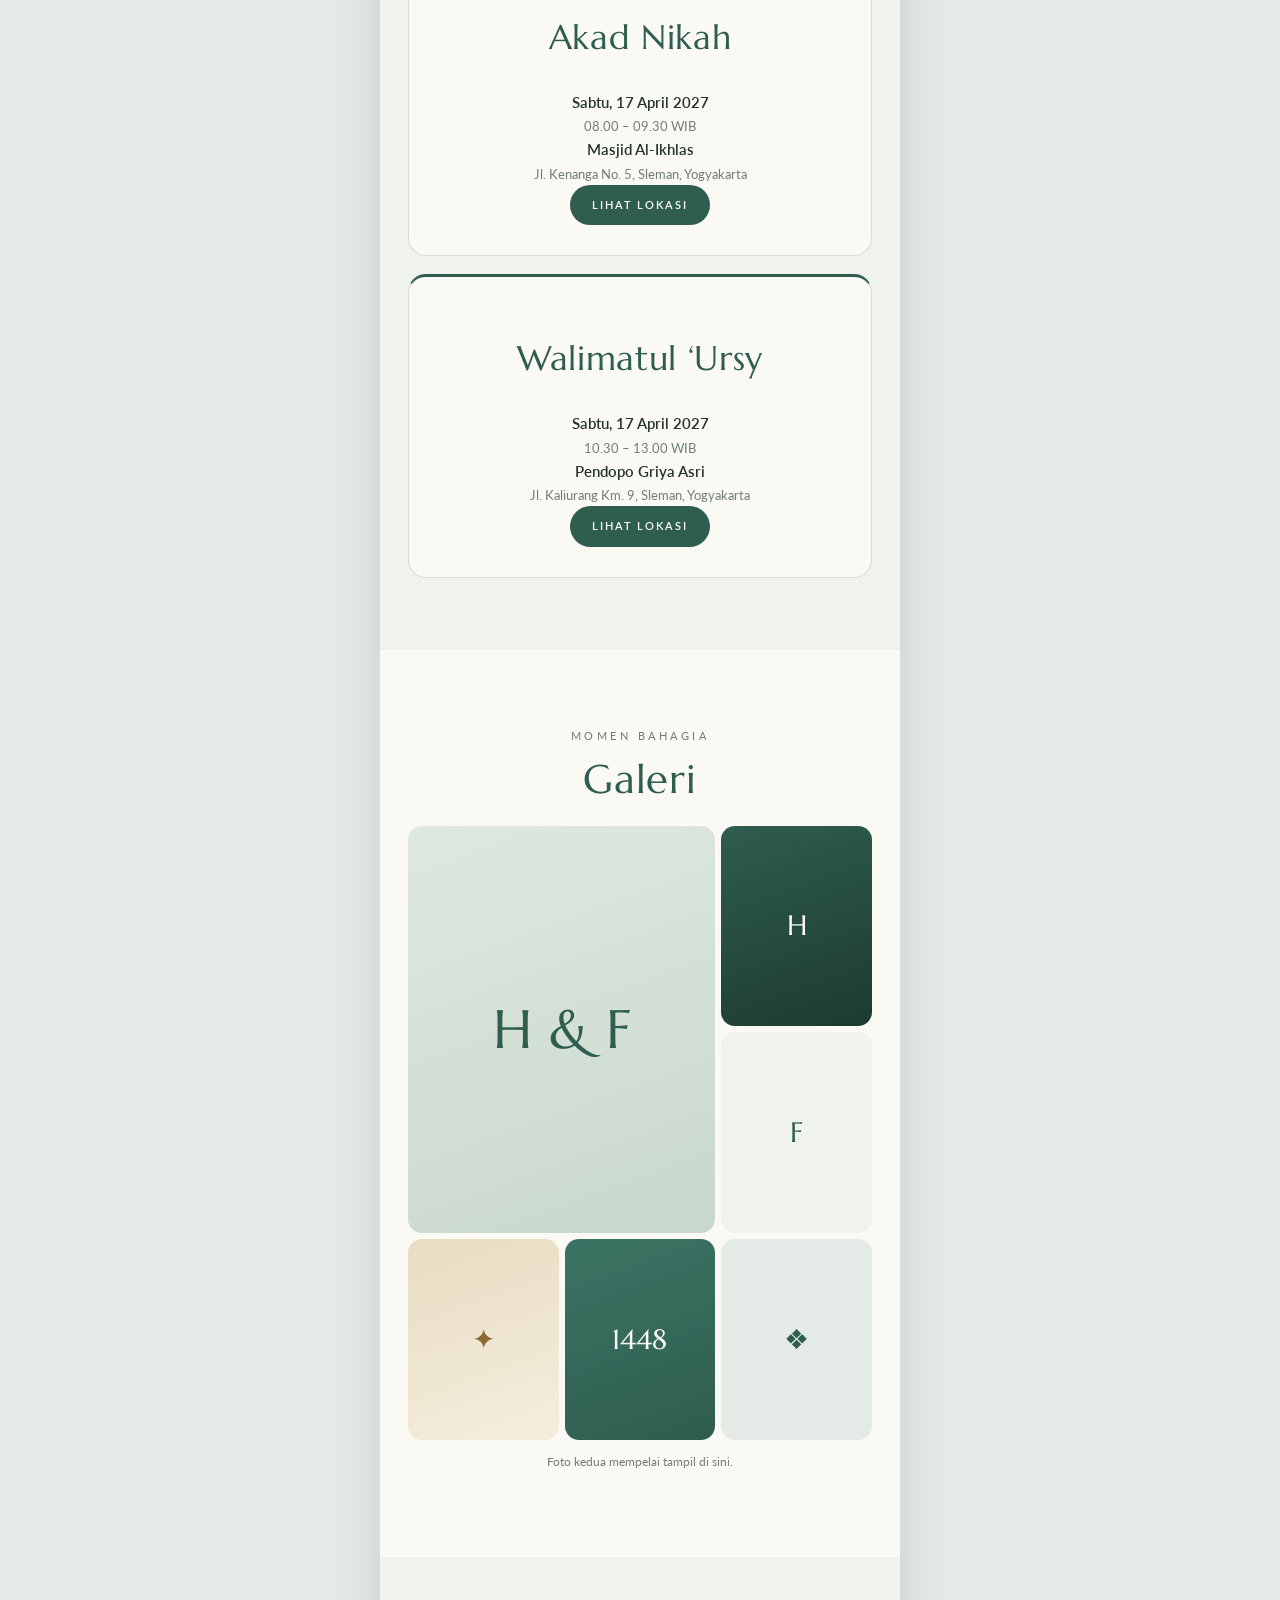
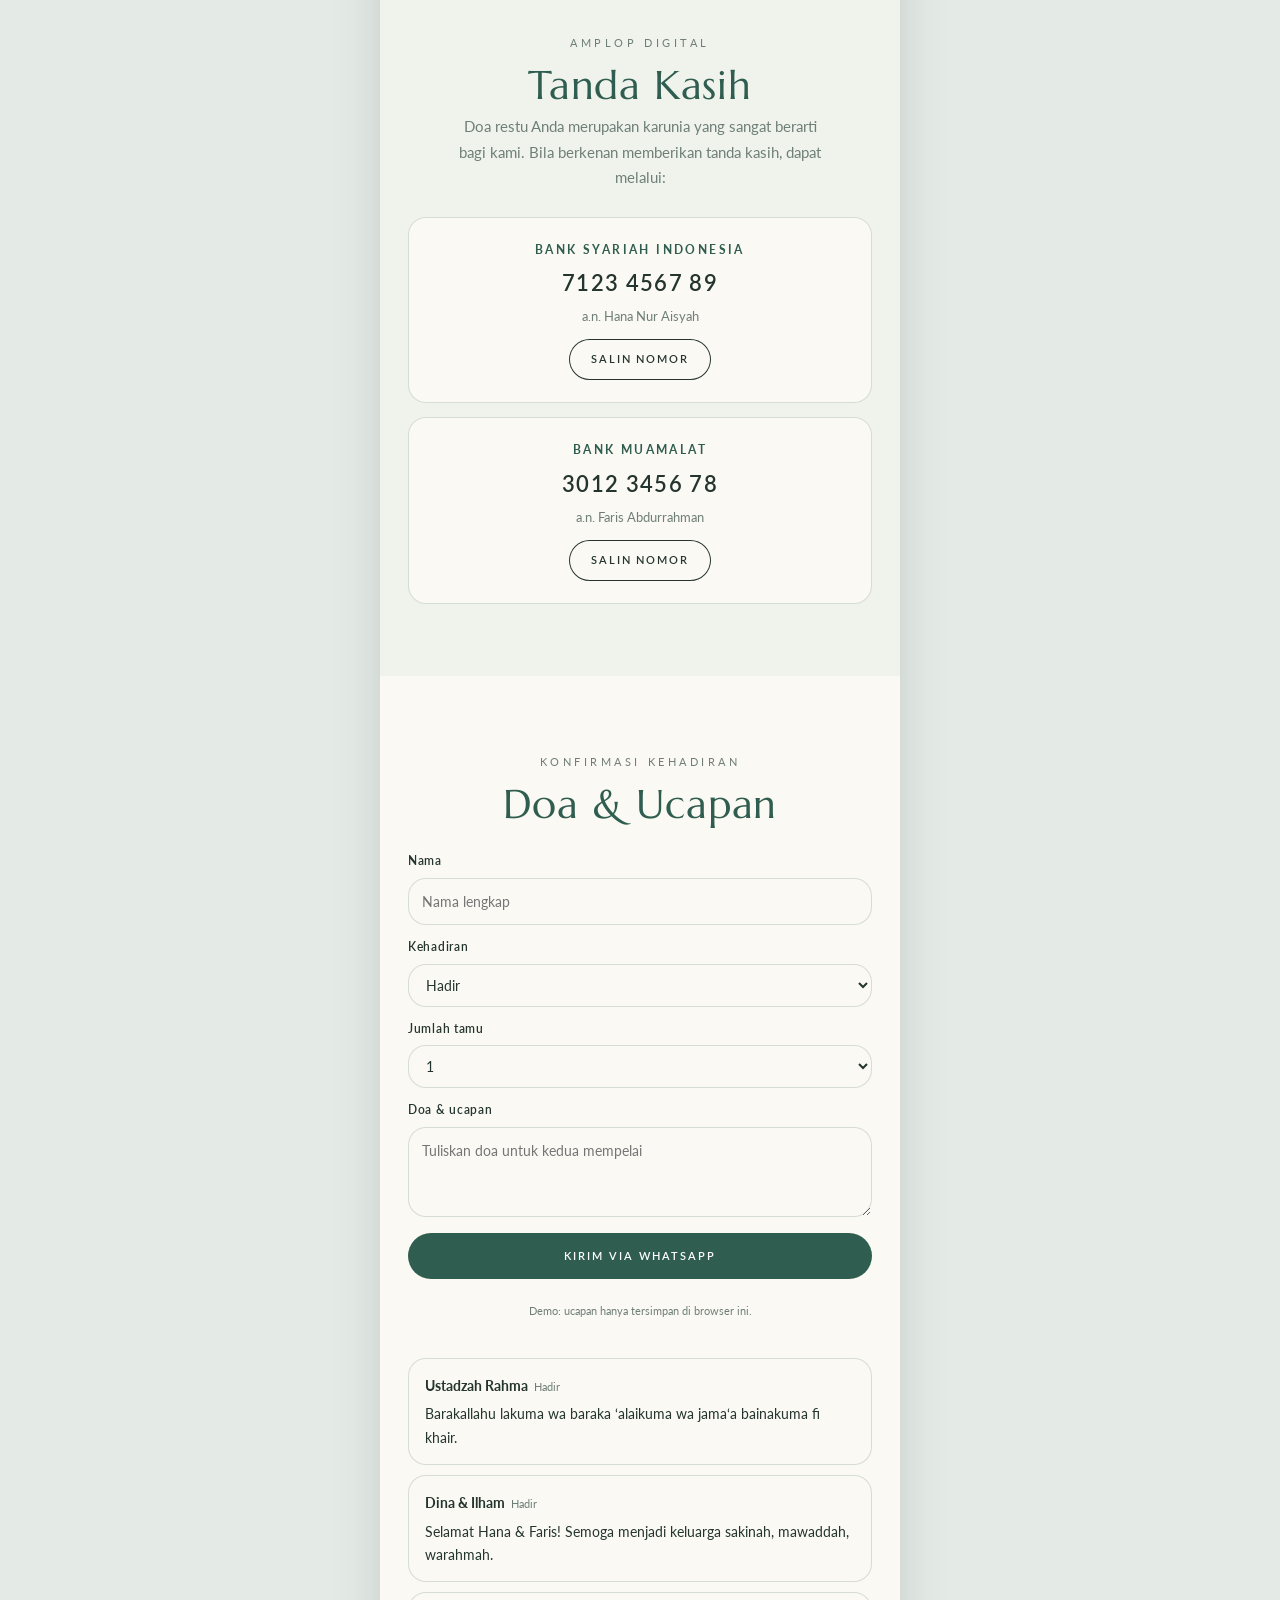
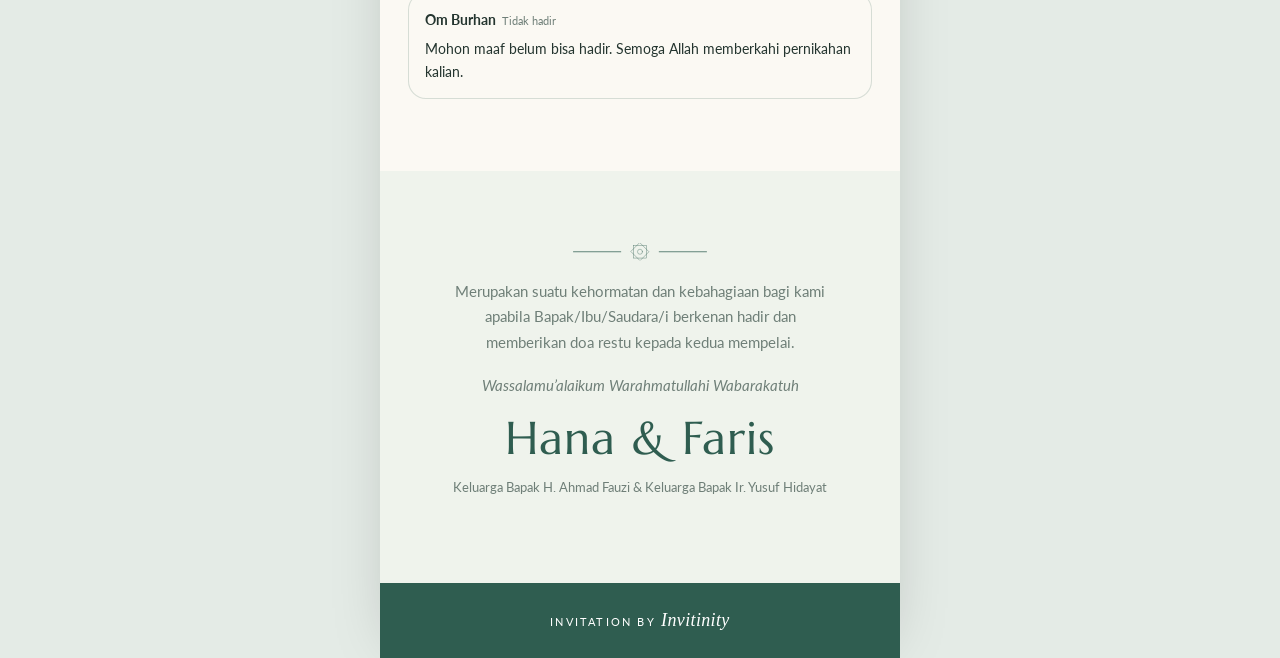
<file: demo/raudhah/index.html>
<!doctype html>
<html lang="id">
<head>
  <meta charset="utf-8">
  <meta name="viewport" content="width=device-width, initial-scale=1">
  <title>Walimatul ‘Ursy Hana &amp; Faris | Raudhah · Invitinity</title>
  <meta name="description" content="Demo undangan digital Raudhah dari Invitinity: pernikahan islami dengan nuansa hijau zamrud dan krem.">
  <meta name="theme-color" content="#23443b">
  <link rel="icon" href="data:image/svg+xml,%3Csvg xmlns='http://www.w3.org/2000/svg' viewBox='0 0 32 32'%3E%3Crect width='32' height='32' rx='6' fill='%23701c45'/%3E%3Ctext x='16' y='23' text-anchor='middle' font-family='Georgia,serif' font-style='italic' font-size='20' fill='%23ffffff'%3EI%3C/text%3E%3C/svg%3E">
  <link rel="preconnect" href="https://fonts.googleapis.com">
  <link rel="preconnect" href="https://fonts.gstatic.com" crossorigin>
  <link rel="stylesheet" href="https://fonts.googleapis.com/css2?family=Amiri:wght@400;700&family=Marcellus&family=Lato:wght@400;700&display=swap">
  <link rel="stylesheet" href="../assets/demo.css">
  <style>
    :root {
      --bg: #e4ebe6; --paper: #fbf9f3; --tint: #eff3ec; --ink: #24352f; --muted: #6f7f78;
      --accent: #2f5d50; --line: rgba(47, 93, 80, .18);
      --cover-bg: radial-gradient(80% 60% at 50% 35%, #3b7464, #2f5d50 50%, #1d3a32);
      --cover-btn: #2f5d50;
      --f-display: "Marcellus", Georgia, serif; --f-body: "Lato", system-ui, sans-serif;
      --display-weight: 400; --display-style: normal; --radius: 999px;
    }
    .display { letter-spacing: .02em; }
    .cover__names, .hero__names { font-size: clamp(46px, 13vw, 64px); }
    .gold { color: #b08d4f; }
    .bismillah { font-family: "Amiri", serif; font-size: 30px; color: var(--accent); direction: rtl; margin-bottom: 6px; }
    .salam { font-style: italic; color: var(--muted); }
    .event, .gift, .wish, .rsvp input, .rsvp select, .rsvp textarea { border-radius: 18px; }
    .countdown div { border-radius: 16px; }
    .monogram { border-radius: 999px 999px 18px 18px; }
    .event { outline: 0; border-top: 3px solid var(--accent); }
    .gallery > div { border-radius: 14px; }
    .gallery > div:nth-child(1) { --g: linear-gradient(160deg, #dfe8df, #c8d8cc); }
    .gallery > div:nth-child(2) { --g: linear-gradient(160deg, #2f5d50, #1d3a32); color: #fbf9f3; }
    .gallery > div:nth-child(3) { --g: #eff3ec; }
    .gallery > div:nth-child(4) { --g: linear-gradient(160deg, #e8dcc2, #f5eedd); color: #8a6a32; }
    .gallery > div:nth-child(5) { --g: linear-gradient(160deg, #3b7464, #2f5d50); color: #fbf9f3; }
    .gallery > div:nth-child(6) { --g: #e4ebe6; }
  </style>
</head>
<body>
  <svg width="0" height="0" style="position:absolute" aria-hidden="true">
    <symbol id="star" viewBox="-50 -50 100 100" fill="none" stroke="currentColor" stroke-width="2">
      <rect x="-30" y="-30" width="60" height="60"/><rect x="-30" y="-30" width="60" height="60" transform="rotate(45)"/><circle r="12"/>
    </symbol>
    <symbol id="geo" viewBox="0 0 200 200" fill="none" stroke="currentColor" stroke-width="1.1">
      <path d="M0 150A150 150 0 0 1 150 0M0 120A120 120 0 0 1 120 0M0 90A90 90 0 0 1 90 0"/>
      <use href="#star" x="18" y="18" width="44" height="44"/>
      <use href="#star" x="128" y="10" width="26" height="26"/><use href="#star" x="10" y="128" width="26" height="26"/>
      <use href="#star" x="160" y="40" width="16" height="16"/><use href="#star" x="40" y="160" width="16" height="16"/>
    </symbol>
    <symbol id="divider" viewBox="0 0 160 20" fill="none" stroke="currentColor" stroke-width="1" stroke-linecap="round">
      <path d="M4 10h54M102 10h54"/><use href="#star" x="68" y="-2" width="24" height="24"/>
    </symbol>
    <symbol id="i-mail" viewBox="0 0 24 24" fill="none" stroke="currentColor" stroke-width="1.6"><rect x="3" y="5" width="18" height="14" rx="2"/><path d="m3 7 9 6 9-6"/></symbol>
  </svg>

  <!-- COVER -->
  <section class="cover" id="cover">
    <svg class="orn orn--corner orn--tl"><use href="#geo"/></svg>
    <svg class="orn orn--corner orn--br"><use href="#geo"/></svg>
    <div class="cover__inner">
      <span class="kicker">Walimatul ‘Ursy</span>
      <h1 class="cover__names display">Hana<span class="amp">&amp;</span>Faris</h1>
      <svg class="orn" style="width:130px"><use href="#divider"/></svg>
      <span class="cover__date">17 · 04 · 2027</span>
      <span class="cover__to">Kepada Yth. Bapak/Ibu/Saudara/i</span>
      <span class="cover__guest" data-guest="Tamu Undangan">Tamu Undangan</span>
      <span class="cover__note">Mohon maaf bila ada kesalahan penulisan nama dan gelar.</span>
      <button class="btn-open" id="openInvite" type="button"><svg><use href="#i-mail"/></svg> Buka Undangan</button>
    </div>
  </section>

  <main class="invite">
    <!-- HERO -->
    <section class="sec hero">
      <svg class="orn orn--corner orn--tl"><use href="#geo"/></svg>
      <svg class="orn orn--corner orn--br"><use href="#geo"/></svg>
      <div class="hero__inner rv">
        <span class="kicker">Pernikahan</span>
        <h2 class="hero__names display">Hana<span class="amp">&amp;</span>Faris</h2>
        <svg class="orn" style="width:140px"><use href="#divider"/></svg>
        <span class="hero__date">SABTU · 17 APRIL 2027</span>
        <span class="scroll-hint">Gulir ke bawah</span>
      </div>
    </section>

    <!-- VERSE -->
    <section class="sec sec--tint">
      <div class="rv">
        <p class="bismillah">بِسْمِ اللَّهِ الرَّحْمَٰنِ الرَّحِيمِ</p>
        <p class="verse__ar">وَمِنْ آيَاتِهِ أَنْ خَلَقَ لَكُم مِّنْ أَنفُسِكُمْ أَزْوَاجًا لِّتَسْكُنُوا إِلَيْهَا وَجَعَلَ بَيْنَكُم مَّوَدَّةً وَرَحْمَةً ۚ إِنَّ فِي ذَٰلِكَ لَآيَاتٍ لِّقَوْمٍ يَتَفَكَّرُونَ</p>
        <p class="verse__text">“Di antara tanda-tanda (kebesaran)-Nya ialah bahwa Dia menciptakan pasangan-pasangan untukmu dari (jenis) dirimu sendiri agar kamu merasa tenteram kepadanya. Dia menjadikan di antara kamu rasa cinta dan kasih sayang. Sesungguhnya pada yang demikian itu benar-benar terdapat tanda-tanda (kebesaran Allah) bagi kaum yang berpikir.”</p>
        <p class="verse__src">QS. Ar-Rum: 21</p>
      </div>
    </section>

    <!-- COUPLE -->
    <section class="sec">
      <div class="rv">
        <p class="salam">Assalamu’alaikum Warahmatullahi Wabarakatuh</p>
        <h2 class="sec__title display">Kedua Mempelai</h2>
        <p class="lead muted">Dengan memohon rahmat dan ridha Allah Subhanahu wa Ta’ala, kami bermaksud menyelenggarakan pernikahan putra-putri kami:</p>
      </div>
      <div class="people">
        <div class="person rv">
          <div class="monogram">H</div>
          <h3 class="person__name display">Hana Nur Aisyah</h3>
          <p class="person__parents">Putri pertama dari Bapak H. Ahmad Fauzi<br>&amp; Ibu Hj. Siti Maryam</p>
          <a class="person__ig" href="#" onclick="return false">@hananuraisyah</a>
        </div>
        <div class="people__amp rv">&amp;</div>
        <div class="person rv">
          <div class="monogram">F</div>
          <h3 class="person__name display">Faris Abdurrahman</h3>
          <p class="person__parents">Putra kedua dari Bapak Ir. Yusuf Hidayat<br>&amp; Ibu Aminah</p>
          <a class="person__ig" href="#" onclick="return false">@farisabdurrahman</a>
        </div>
      </div>
    </section>

    <!-- COUNTDOWN -->
    <section class="sec sec--accent">
      <div class="rv">
        <span class="kicker">Insya Allah akan dilaksanakan</span>
        <h2 class="sec__title display">Menghitung Hari</h2>
        <div class="countdown" data-countdown="2027-04-17T08:00:00+07:00">
          <div><b>00</b><span>Hari</span></div><div><b>00</b><span>Jam</span></div><div><b>00</b><span>Menit</span></div><div><b>00</b><span>Detik</span></div>
        </div>
        <a class="btn btn--ghost" data-cal="Walimatul 'Ursy Hana & Faris" data-cal-start="2027-04-17T08:00:00+07:00" data-cal-end="2027-04-17T13:00:00+07:00" data-cal-place="Masjid Al-Ikhlas, Yogyakarta">Simpan ke Kalender</a>
      </div>
    </section>

    <!-- EVENTS -->
    <section class="sec sec--tint">
      <div class="rv">
        <span class="kicker">Rangkaian acara</span>
        <h2 class="sec__title display">Waktu &amp; Tempat</h2>
      </div>
      <div class="events">
        <article class="event rv">
          <h3 class="event__name display">Akad Nikah</h3>
          <p class="event__date">Sabtu, 17 April 2027</p>
          <p class="event__time">08.00 – 09.30 WIB</p>
          <p class="event__place">Masjid Al-Ikhlas</p>
          <p class="event__addr">Jl. Kenanga No. 5, Sleman, Yogyakarta</p>
          <a class="btn" href="https://maps.google.com/?q=Sleman+Yogyakarta" target="_blank" rel="noopener">Lihat Lokasi</a>
        </article>
        <article class="event rv">
          <h3 class="event__name display">Walimatul ‘Ursy</h3>
          <p class="event__date">Sabtu, 17 April 2027</p>
          <p class="event__time">10.30 – 13.00 WIB</p>
          <p class="event__place">Pendopo Griya Asri</p>
          <p class="event__addr">Jl. Kaliurang Km. 9, Sleman, Yogyakarta</p>
          <a class="btn" href="https://maps.google.com/?q=Sleman+Yogyakarta" target="_blank" rel="noopener">Lihat Lokasi</a>
        </article>
      </div>
    </section>

    <!-- GALLERY -->
    <section class="sec">
      <div class="rv">
        <span class="kicker">Momen bahagia</span>
        <h2 class="sec__title display">Galeri</h2>
      </div>
      <div class="gallery rv"><div>H &amp; F</div><div>H</div><div>F</div><div>✦</div><div>1448</div><div>❖</div></div>
      <p class="gallery__note">Foto kedua mempelai tampil di sini.</p>
    </section>

    <!-- GIFT -->
    <section class="sec sec--tint">
      <div class="rv">
        <span class="kicker">Amplop digital</span>
        <h2 class="sec__title display">Tanda Kasih</h2>
        <p class="lead muted">Doa restu Anda merupakan karunia yang sangat berarti bagi kami. Bila berkenan memberikan tanda kasih, dapat melalui:</p>
      </div>
      <div class="gifts">
        <div class="gift rv"><span class="gift__bank">Bank Syariah Indonesia</span><span class="gift__no">7123 4567 89</span><span class="gift__name">a.n. Hana Nur Aisyah</span><button class="btn btn--ghost" type="button" data-copy="7123456789">Salin Nomor</button></div>
        <div class="gift rv"><span class="gift__bank">Bank Muamalat</span><span class="gift__no">3012 3456 78</span><span class="gift__name">a.n. Faris Abdurrahman</span><button class="btn btn--ghost" type="button" data-copy="3012345678">Salin Nomor</button></div>
      </div>
    </section>

    <!-- RSVP + WISHES -->
    <section class="sec">
      <div class="rv">
        <span class="kicker">Konfirmasi kehadiran</span>
        <h2 class="sec__title display">Doa &amp; Ucapan</h2>
      </div>
      <form class="rsvp rv" id="rsvp" data-host="Hana & Faris" novalidate>
        <label>Nama<input name="name" autocomplete="name" placeholder="Nama lengkap"></label>
        <label>Kehadiran<select name="attend"><option>Hadir</option><option>Tidak hadir</option><option>Masih ragu</option></select></label>
        <label>Jumlah tamu<select name="pax"><option>1</option><option>2</option><option>3</option><option>4</option></select></label>
        <label>Doa &amp; ucapan<textarea name="msg" placeholder="Tuliskan doa untuk kedua mempelai"></textarea></label>
        <button class="btn" type="submit">Kirim via WhatsApp</button>
        <p class="rsvp__note">Demo: ucapan hanya tersimpan di browser ini.</p>
      </form>
      <div class="wishes" id="wishes">
        <div class="wish"><b>Ustadzah Rahma</b><small>Hadir</small><p>Barakallahu lakuma wa baraka ‘alaikuma wa jama‘a bainakuma fi khair.</p></div>
        <div class="wish"><b>Dina &amp; Ilham</b><small>Hadir</small><p>Selamat Hana &amp; Faris! Semoga menjadi keluarga sakinah, mawaddah, warahmah.</p></div>
        <div class="wish"><b>Om Burhan</b><small>Tidak hadir</small><p>Mohon maaf belum bisa hadir. Semoga Allah memberkahi pernikahan kalian.</p></div>
      </div>
    </section>

    <!-- CLOSING -->
    <section class="sec sec--tint">
      <div class="rv">
        <svg class="orn" style="width:140px"><use href="#divider"/></svg>
        <p class="lead muted" style="margin-top:18px">Merupakan suatu kehormatan dan kebahagiaan bagi kami apabila Bapak/Ibu/Saudara/i berkenan hadir dan memberikan doa restu kepada kedua mempelai.</p>
        <p class="salam" style="margin-top:18px">Wassalamu’alaikum Warahmatullahi Wabarakatuh</p>
        <h2 class="closing__names display">Hana &amp; Faris</h2>
        <p class="muted" style="font-size:13px">Keluarga Bapak H. Ahmad Fauzi &amp; Keluarga Bapak Ir. Yusuf Hidayat</p>
      </div>
    </section>
    <footer class="credit">Invitation by <a href="https://invitinity.my.id/">Invitinity</a></footer>
  </main>

  <div class="demo-badge">Demo <b>Raudhah</b> · <a href="https://invitinity.my.id/">Pesan di Invitinity</a></div>
  <script src="../assets/demo.js"></script>
</body>
</html>
</file>
<file: demo/assets/demo.css>
/* ============================================================
   INVITINITY DEMO INVITATIONS — shared engine styles.
   Each template sets its look with the CSS variables below
   (in its own <style>) and reuses this layout.
   ============================================================ */
:root {
  --bg: #fbf7f4;            /* page background (desktop sides) */
  --paper: #ffffff;         /* invitation column */
  --tint: #f6eef1;          /* alternate section background */
  --ink: #3a2a30;
  --muted: #8a7a80;
  --accent: #701c45;
  --accent-ink: #ffffff;    /* text on accent */
  --line: rgba(58, 42, 48, .14);
  --cover-bg: #701c45;
  --cover-ink: #ffffff;
  --cover-btn: var(--accent); /* text on the cover button (a solid color; --cover-bg may be a gradient) */
  --f-display: "Cormorant Garamond", Georgia, serif;
  --f-body: ui-sans-serif, system-ui, sans-serif;
  --display-weight: 500;
  --display-style: italic;
  --radius: 0px;
  --ease: cubic-bezier(.22, .8, .24, 1);
}

*, *::before, *::after { box-sizing: border-box; }
html { -webkit-text-size-adjust: 100%; scroll-behavior: smooth; }
html.is-locked, html.is-locked body { overflow: hidden; }
body { margin: 0; background: var(--bg); color: var(--ink); font-family: var(--f-body); font-size: 15px; line-height: 1.7; -webkit-font-smoothing: antialiased; }
img, svg { display: block; max-width: 100%; }
a { color: inherit; }
button, input, select, textarea { font: inherit; color: inherit; }
button { cursor: pointer; background: none; border: 0; padding: 0; }
.sr-only { position: absolute; width: 1px; height: 1px; overflow: hidden; clip: rect(0 0 0 0); white-space: nowrap; }

/* Display type */
.display { font-family: var(--f-display); font-weight: var(--display-weight); font-style: var(--display-style); line-height: 1.05; letter-spacing: .01em; }
.kicker { font-size: 11px; letter-spacing: .32em; text-transform: uppercase; color: var(--muted); }
.amp { display: block; font-size: .5em; margin: .1em 0; color: var(--accent); }

/* Ornament (inline SVG <use href="#orn">) */
.orn { width: 120px; height: auto; aspect-ratio: 8 / 1; color: var(--accent); opacity: .85; margin-inline: auto; }
.orn--corner { position: absolute; width: clamp(120px, 34vw, 200px); aspect-ratio: 1; opacity: .55; pointer-events: none; }
.orn--tl { top: -6px; left: -6px; }
.orn--br { bottom: -6px; right: -6px; transform: rotate(180deg); }

/* ---------- Cover (opening screen) ---------- */
.cover { position: fixed; inset: 0; z-index: 50; display: grid; place-items: center; padding: 32px 20px; text-align: center; overflow: hidden;
  background: var(--cover-bg); color: var(--cover-ink); transition: transform 1s var(--ease), opacity 1s var(--ease); }
.cover .orn { color: currentColor; }
.cover__inner { position: relative; display: grid; justify-items: center; gap: 16px; max-width: 420px; }
.cover .kicker { color: inherit; opacity: .8; }
.cover__names { font-size: clamp(44px, 12vw, 64px); }
.cover__names .amp { color: inherit; opacity: .8; }
.cover__date { font-size: 13px; letter-spacing: .3em; opacity: .85; }
.cover__to { margin-top: 10px; font-size: 13px; opacity: .8; }
.cover__guest { font-size: 18px; font-weight: 600; padding: 8px 22px; border-top: 1px solid currentColor; border-bottom: 1px solid currentColor; border-color: color-mix(in srgb, currentColor 35%, transparent); }
.cover__note { font-size: 11px; opacity: .65; max-width: 280px; }
.btn-open { display: inline-flex; align-items: center; gap: 10px; margin-top: 6px; padding: 13px 26px; border-radius: var(--radius); background: var(--cover-ink); color: var(--cover-btn); font-size: 12px; font-weight: 600; letter-spacing: .2em; text-transform: uppercase; transition: transform .3s var(--ease); }
.btn-open:hover { transform: translateY(-2px); }
.btn-open svg { width: 16px; height: 16px; }
body.is-open .cover { transform: translateY(-100%); opacity: 0; pointer-events: none; }

/* ---------- Invitation column ---------- */
.invite { position: relative; width: min(100%, 520px); margin-inline: auto; background: var(--paper); box-shadow: 0 0 60px -20px rgba(0,0,0,.25); overflow: hidden; }
.sec { position: relative; padding: 72px 28px; text-align: center; }
.sec--tint { background: var(--tint); }
.sec--accent { background: var(--accent); color: var(--accent-ink); }
.sec--accent .kicker, .sec--accent .muted { color: inherit; opacity: .8; }
.sec__title { font-size: 40px; margin: 10px 0 8px; color: var(--accent); }
.sec--accent .sec__title { color: inherit; }
.muted { color: var(--muted); }
.lead { max-width: 380px; margin: 0 auto; }

/* Hero */
.hero { min-height: 100svh; display: grid; place-items: center; overflow: hidden; }
.hero__inner { position: relative; display: grid; gap: 14px; justify-items: center; }
.hero__names { font-size: clamp(52px, 15vw, 72px); color: var(--accent); }
.hero__date { font-size: 13px; letter-spacing: .32em; }
.scroll-hint { margin-top: 28px; font-size: 11px; letter-spacing: .3em; text-transform: uppercase; color: var(--muted); animation: bob 2.4s ease-in-out infinite; }
@keyframes bob { 50% { transform: translateY(6px); } }

/* Quote / verse */
.verse__ar { font-family: "Amiri", "Scheherazade New", serif; font-size: 24px; line-height: 2; direction: rtl; margin: 18px 0 12px; color: var(--accent); }
.verse__text { font-style: italic; max-width: 400px; margin: 0 auto; }
.verse__src { margin-top: 10px; font-size: 12px; letter-spacing: .14em; text-transform: uppercase; color: var(--muted); }

/* Couple / profile */
.people { display: grid; gap: 36px; margin-top: 28px; }
.person { display: grid; justify-items: center; gap: 8px; }
.monogram { width: 150px; aspect-ratio: 4 / 5; display: grid; place-items: center; border-radius: 999px 999px 0 0; background: var(--tint); border: 1px solid var(--line); outline: 1px solid var(--line); outline-offset: 6px; font-family: var(--f-display); font-style: var(--display-style); font-size: 64px; color: var(--accent); }
.sec--tint .monogram { background: var(--paper); }
.person__name { font-size: 32px; color: var(--accent); margin: 10px 0 0; }
.person p, .event p, .story__item p { margin: 0; }
.story__title { margin: 2px 0 4px; }
.person__parents { font-size: 13px; color: var(--muted); max-width: 300px; }
.person__ig { font-size: 12px; letter-spacing: .08em; text-decoration: none; padding: 4px 12px; border: 1px solid var(--line); border-radius: 999px; }
.people__amp { font-family: var(--f-display); font-style: var(--display-style); font-size: 44px; color: var(--accent); line-height: 1; }

/* Countdown */
.countdown { display: grid; grid-template-columns: repeat(4, 1fr); gap: 10px; max-width: 360px; margin: 26px auto 22px; }
.countdown div { padding: 14px 4px; border: 1px solid color-mix(in srgb, currentColor 30%, transparent); border-radius: var(--radius); }
.countdown b { display: block; font-family: var(--f-display); font-size: 34px; font-weight: 500; line-height: 1; font-variant-numeric: tabular-nums; }
.countdown span { font-size: 10px; letter-spacing: .2em; text-transform: uppercase; opacity: .8; }

/* Buttons */
.btn { display: inline-flex; align-items: center; justify-content: center; gap: 8px; padding: 11px 22px; border-radius: var(--radius); background: var(--accent); color: var(--accent-ink); font-size: 11px; font-weight: 600; letter-spacing: .18em; text-transform: uppercase; text-decoration: none; transition: opacity .2s; }
.btn:hover { opacity: .88; }
.btn--ghost { background: transparent; color: inherit; box-shadow: inset 0 0 0 1px currentColor; }
.btn svg { width: 15px; height: 15px; }

/* Events */
.events { display: grid; gap: 18px; margin-top: 28px; }
.event { position: relative; padding: 30px 22px; background: var(--paper); border: 1px solid var(--line); border-radius: var(--radius); outline: 1px solid var(--line); outline-offset: -8px; }
.event__name { font-size: 34px; color: var(--accent); }
.event__date { margin-top: 10px; font-weight: 600; }
.event__time { font-size: 13px; color: var(--muted); }
.event__place { margin-top: 12px; font-weight: 600; }
.event__addr { font-size: 13px; color: var(--muted); margin-bottom: 16px; }

/* Story */
.story { display: grid; gap: 0; margin-top: 30px; text-align: left; }
.story__item { position: relative; padding: 0 0 28px 28px; border-left: 1px solid var(--line); }
.story__item:last-child { padding-bottom: 0; }
.story__item::before { content: ""; position: absolute; left: -5px; top: 6px; width: 9px; height: 9px; border-radius: 50%; background: var(--accent); }
.story__year { font-size: 11px; letter-spacing: .24em; text-transform: uppercase; color: var(--muted); }
.story__title { font-family: var(--f-display); font-style: var(--display-style); font-size: 24px; color: var(--accent); line-height: 1.2; }

/* Gallery (art tiles stand in for the couple's photos) */
.gallery { display: grid; grid-template-columns: repeat(3, 1fr); gap: 6px; margin-top: 26px; }
.gallery > div { aspect-ratio: 3 / 4; display: grid; place-items: center; overflow: hidden; border-radius: var(--radius); background: var(--g, var(--tint)); color: var(--accent); font-family: var(--f-display); font-style: var(--display-style); font-size: 28px; }
.gallery > div:nth-child(1) { grid-column: span 2; grid-row: span 2; aspect-ratio: auto; font-size: 54px; }
.gallery__note { margin-top: 12px; font-size: 12px; color: var(--muted); }

/* Gift */
.gifts { display: grid; gap: 14px; margin-top: 26px; }
.gift { display: grid; gap: 4px; justify-items: center; padding: 22px; background: var(--paper); color: var(--ink); border-radius: var(--radius); border: 1px solid var(--line); }
.gift__bank { font-size: 12px; font-weight: 700; letter-spacing: .2em; text-transform: uppercase; color: var(--accent); }
.gift__no { font-size: 22px; font-weight: 600; letter-spacing: .06em; font-variant-numeric: tabular-nums; }
.gift__name { font-size: 13px; color: var(--muted); margin-bottom: 8px; }

/* RSVP + wishes */
.rsvp { display: grid; gap: 12px; margin-top: 26px; text-align: left; }
.rsvp label { display: grid; gap: 6px; font-size: 12px; font-weight: 600; letter-spacing: .06em; }
.rsvp input, .rsvp select, .rsvp textarea { width: 100%; padding: 11px 13px; background: var(--paper); border: 1px solid var(--line); border-radius: var(--radius); font-size: 14px; font-weight: 400; letter-spacing: 0; }
.rsvp textarea { min-height: 90px; resize: vertical; }
.rsvp .btn { width: 100%; margin-top: 4px; padding-block: 14px; }
.rsvp__note { font-size: 11px; color: var(--muted); text-align: center; }
.wishes { display: grid; gap: 10px; margin-top: 26px; max-height: 360px; overflow: auto; text-align: left; }
.wish { padding: 14px 16px; background: var(--paper); border: 1px solid var(--line); border-radius: var(--radius); }
.wish b { font-size: 14px; }
.wish small { margin-left: 6px; font-size: 11px; color: var(--muted); }
.wish p { margin: 4px 0 0; font-size: 14px; }

/* Closing */
.closing__names { font-size: 46px; color: var(--accent); margin: 14px 0; }
.credit { padding: 22px; text-align: center; font-size: 11px; letter-spacing: .2em; text-transform: uppercase; background: var(--accent); color: var(--accent-ink); }
.credit a { font-family: "Cormorant Garamond", Georgia, serif; font-style: italic; font-size: 18px; letter-spacing: .02em; text-transform: none; text-decoration: none; }
.demo-badge { position: fixed; left: 50%; bottom: 14px; z-index: 40; transform: translateX(-50%); padding: 7px 14px; border-radius: 999px; background: rgba(20,20,20,.78); color: #fff; font-size: 11px; letter-spacing: .06em; white-space: nowrap; backdrop-filter: blur(6px); }
.demo-badge a { color: #fff; font-weight: 600; }

/* Reveal on scroll */
.rv { opacity: 0; transform: translateY(18px); transition: opacity .9s var(--ease), transform .9s var(--ease); }
.rv.in { opacity: 1; transform: none; }
@media (prefers-reduced-motion: reduce) { .rv { opacity: 1; transform: none; } .scroll-hint { animation: none; } }
</file>
